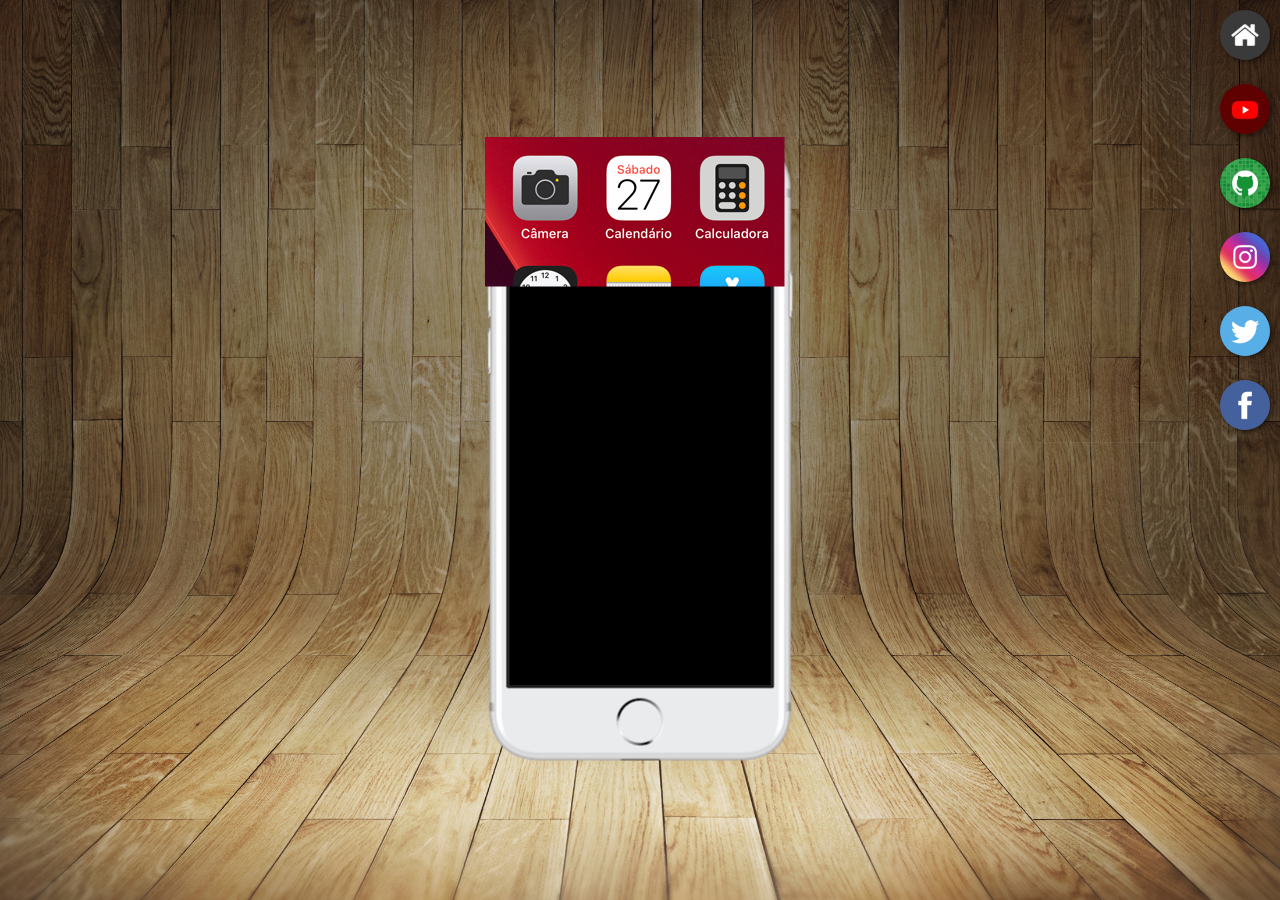
<file: index.html>
<!DOCTYPE html>
<html lang="pt-br">
<head>
    <meta charset="UTF-8">
    <meta name="viewport" content="width=device-width, initial-scale=1.0">
    <link rel="stylesheet" href="estilos/style.css">
    <title>Projeto Redes Sociais</title>
</head>
<body>
    <main>
        <section id="telefone">
            <iframe src="imagens/tela-home.jpg" frameborder="0" id="tela-home" name="tela">
                <p>Infelizmente seu navegador não suporta carregar isso.</p>
            </iframe>
        </section>
        <section id="redes-sociais">
            <a href="imagens/tela-home.jpg" target="tela"><img src="imagens/logo-home.jpg" alt="Logo Home"></a> <br>
            <a href="imagens/tela-youtube.png" target="tela"><img src="imagens/logo-youtube.jpg" alt="Logo Youtube"></a> <br>
            <a href="imagens/tela-github.jpg" target="tela"><img src="imagens/logo-github.jpg" alt="Logo GitHub"></a> <br>
            <a href="imagens/tela-instagram.jpg" target="tela"><img src="imagens/logo-instagram.jpg" alt="Logo Instragram"></a> <br>
            <a href="imagens/tela-twitter.jpg" target="tela"><img src="imagens/logo-twitter.jpg" alt="Logo Twitter"></a> <br>
            <a href="imagens/tela-facebook.jpg" target="tela"><img src="imagens/logo-facebook.jpg" alt="Logo Facebook"></a> <br>
        </section>
    </main>
</body>
</html>
</file>
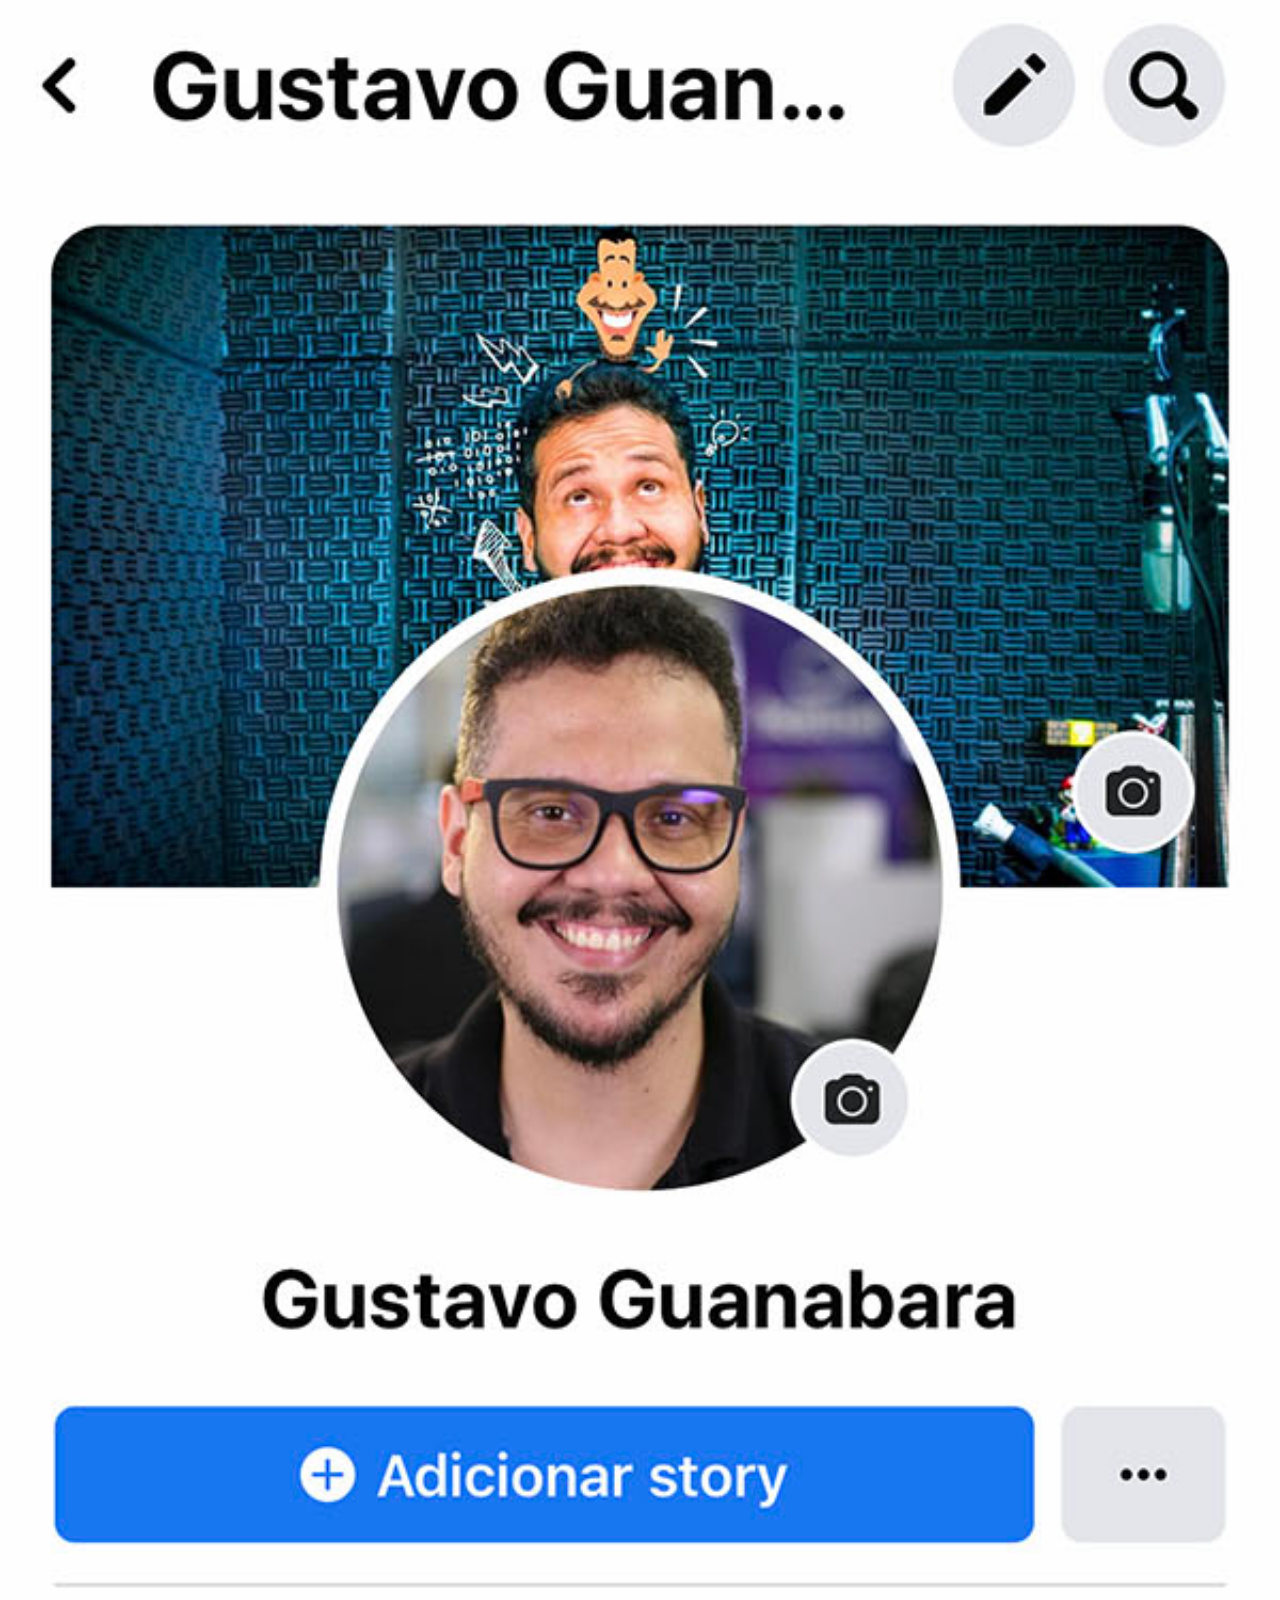
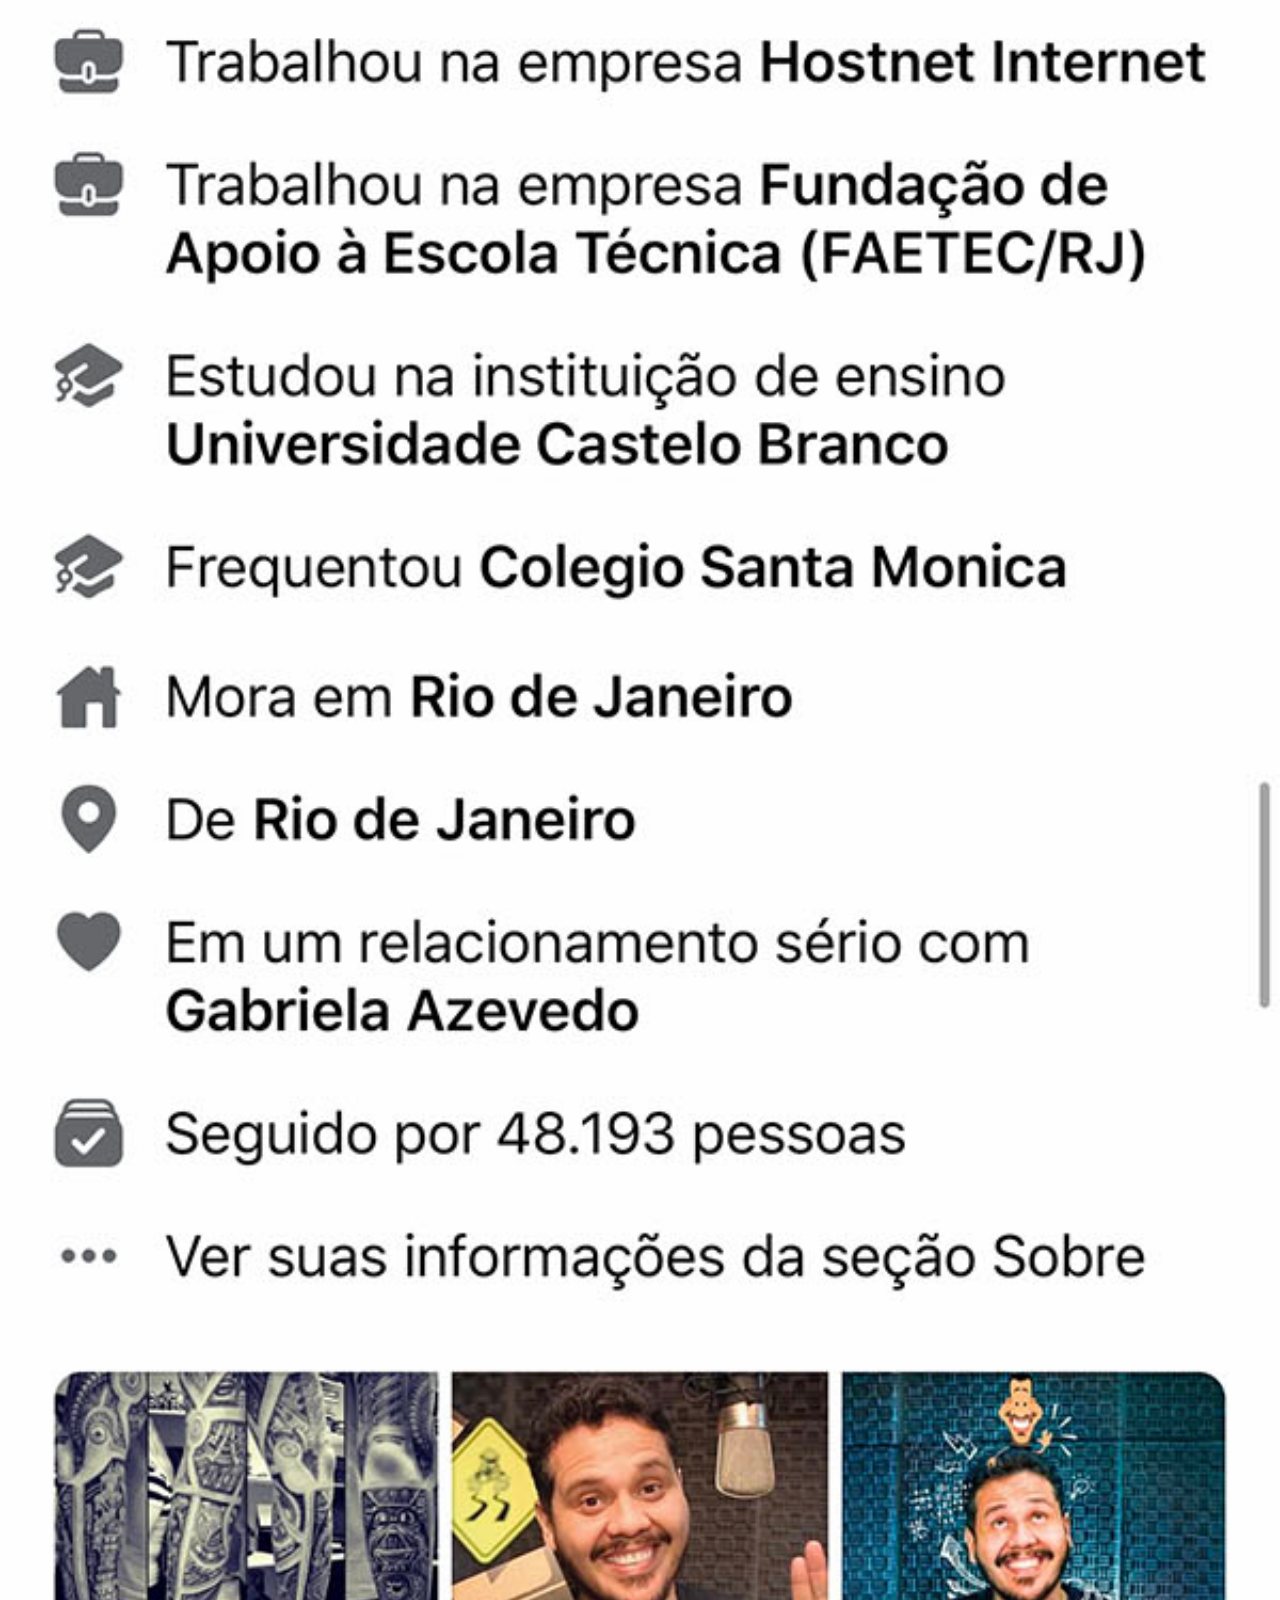
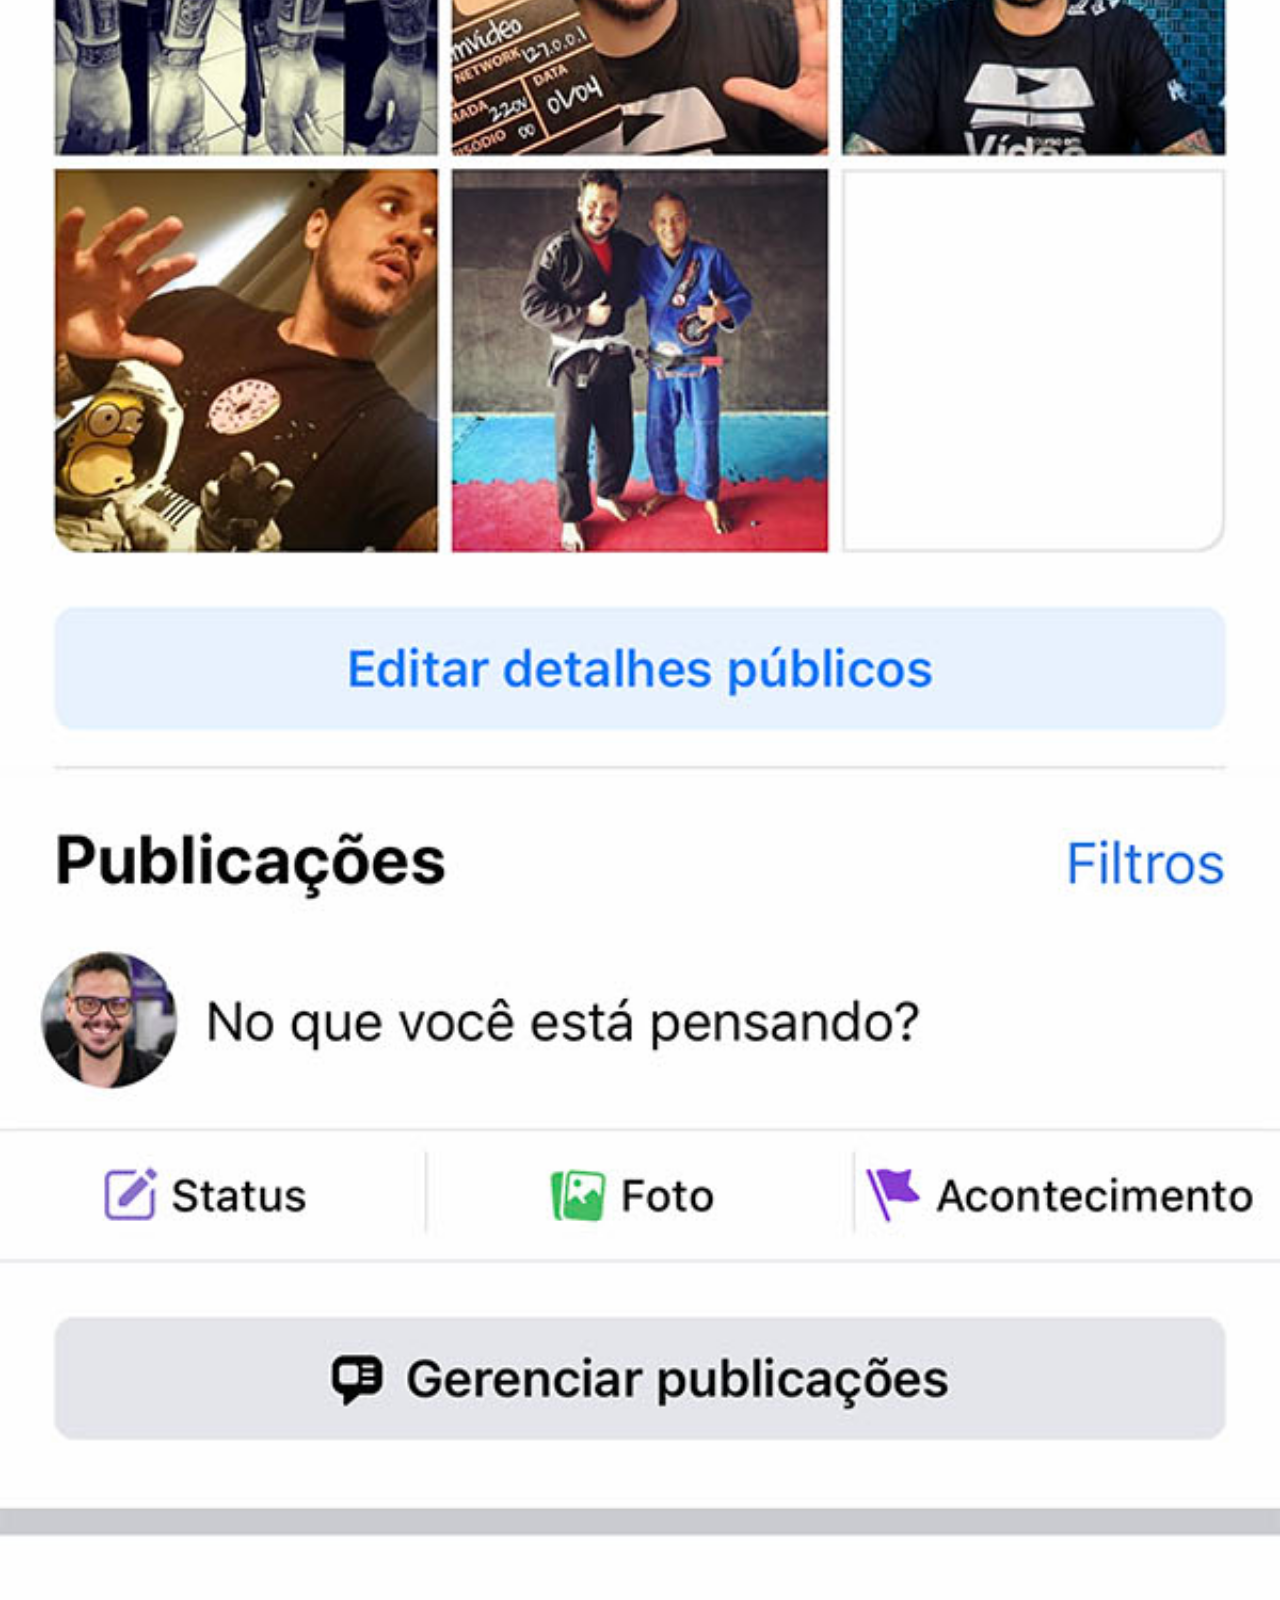
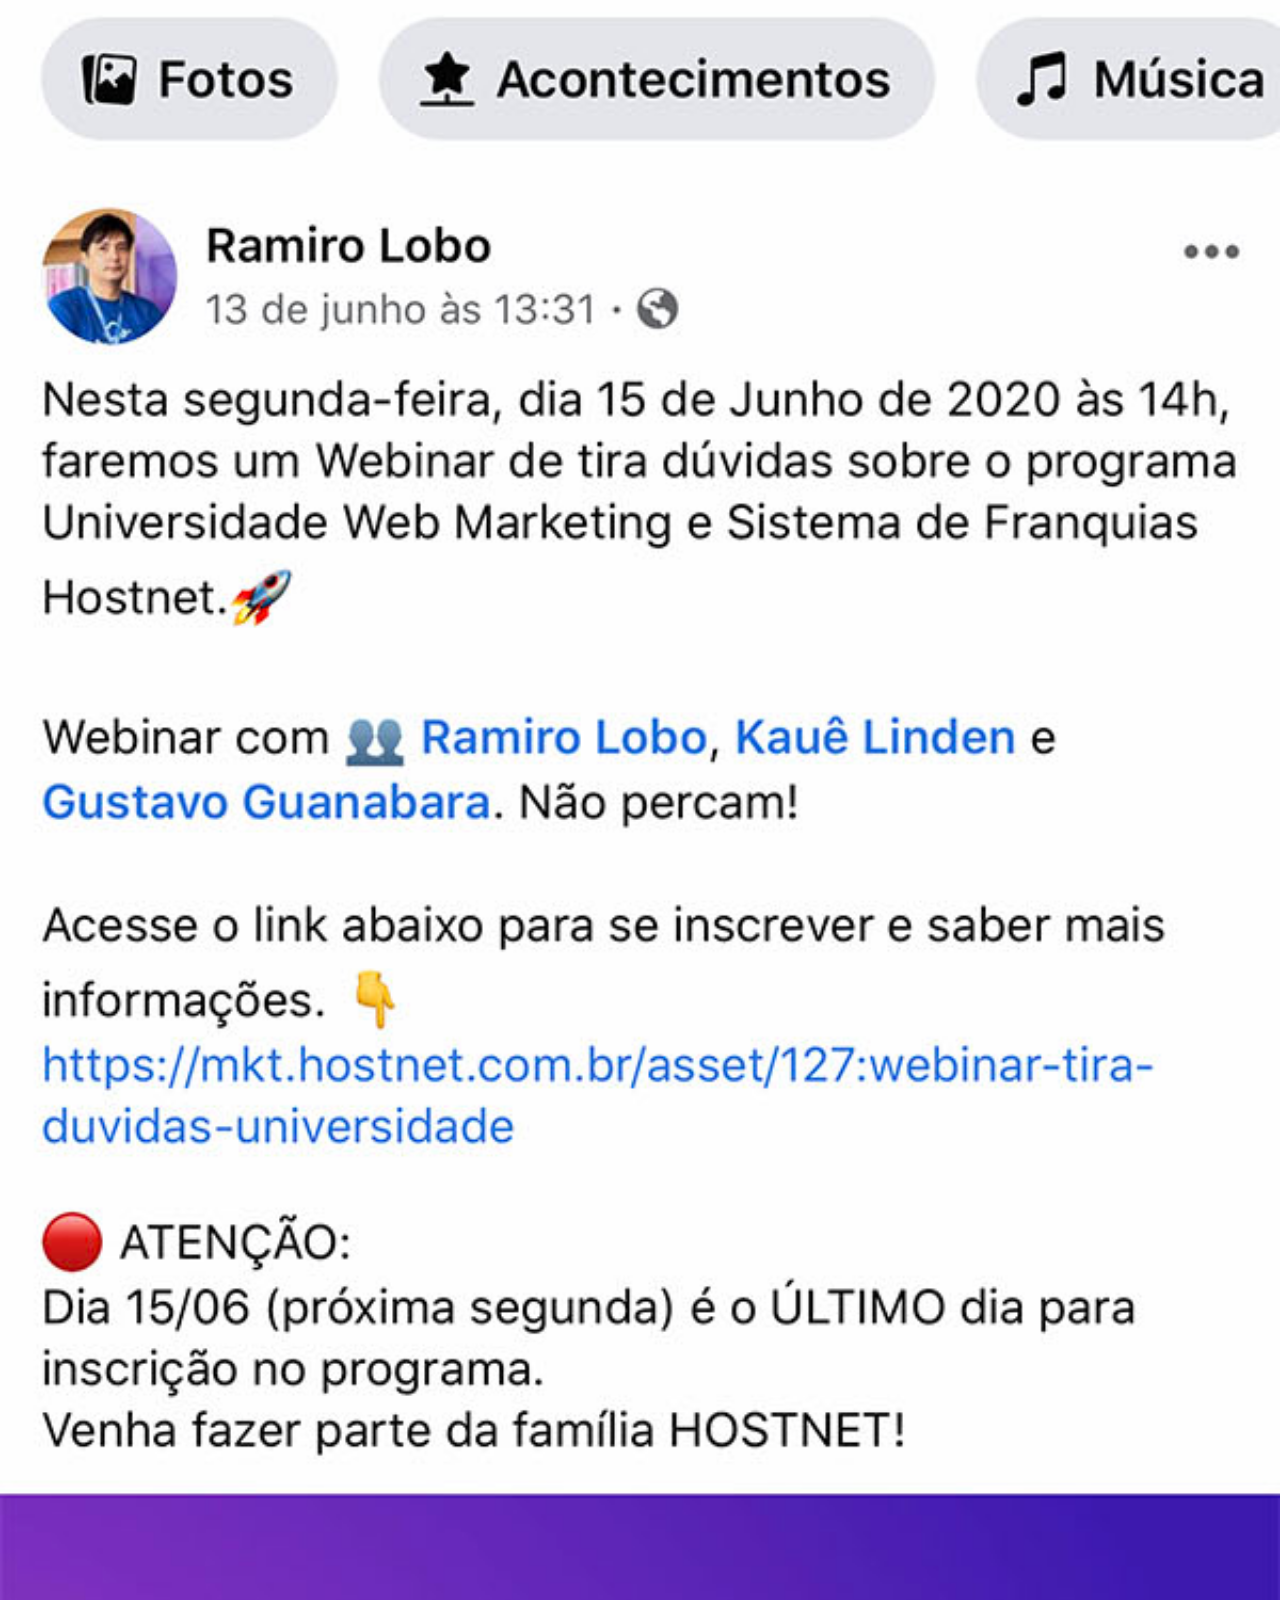
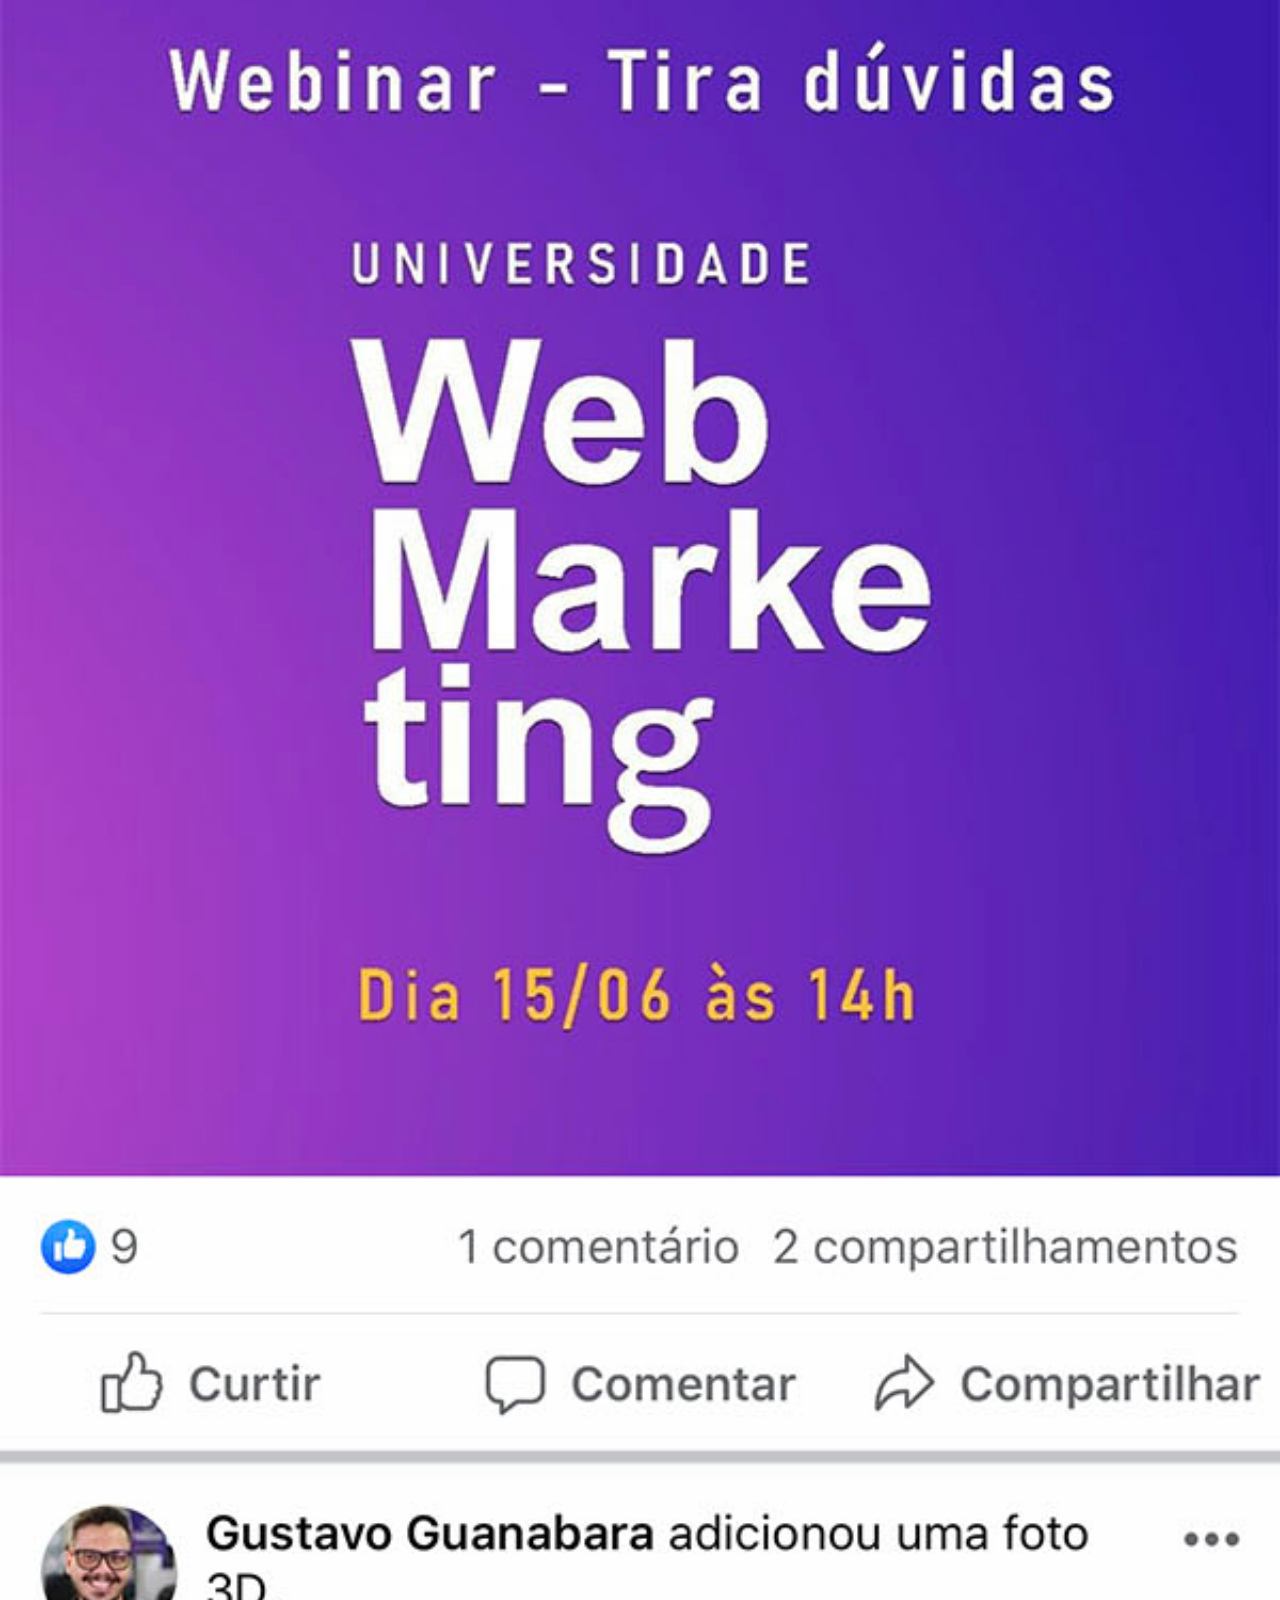
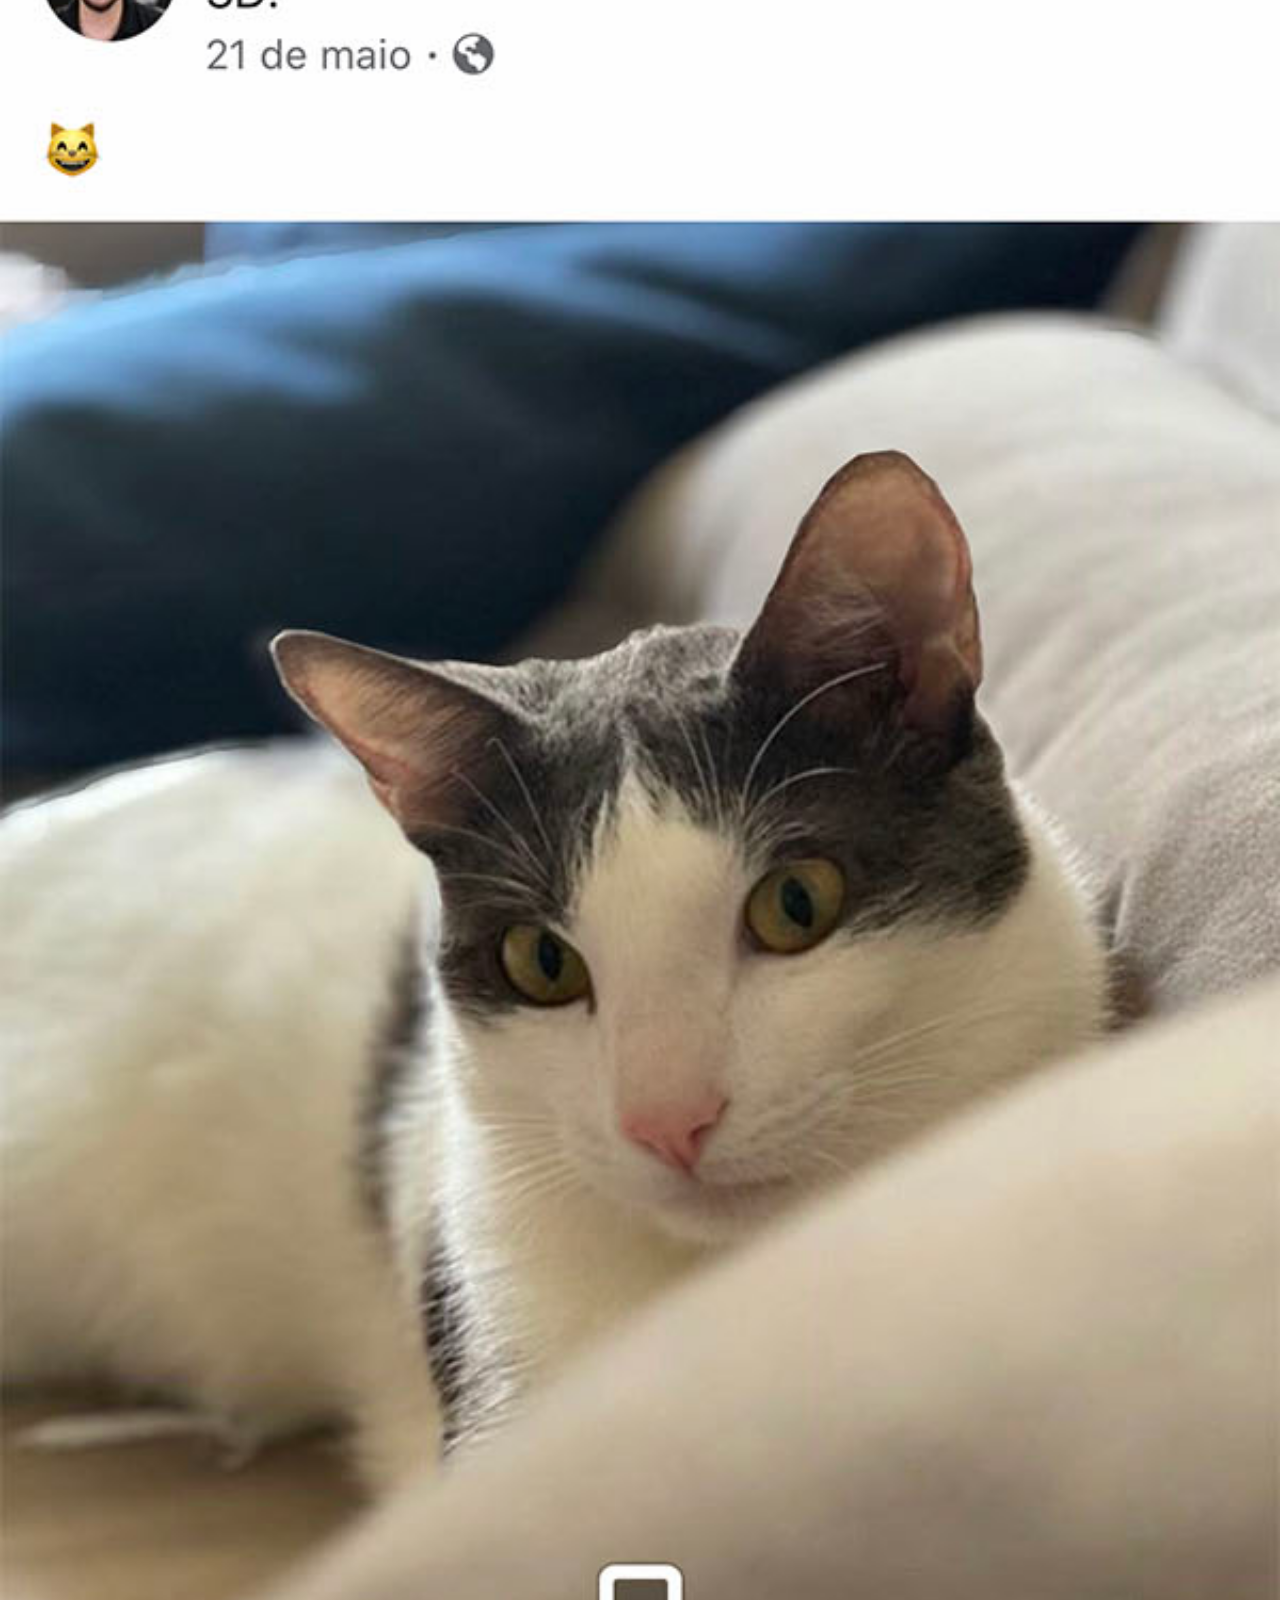
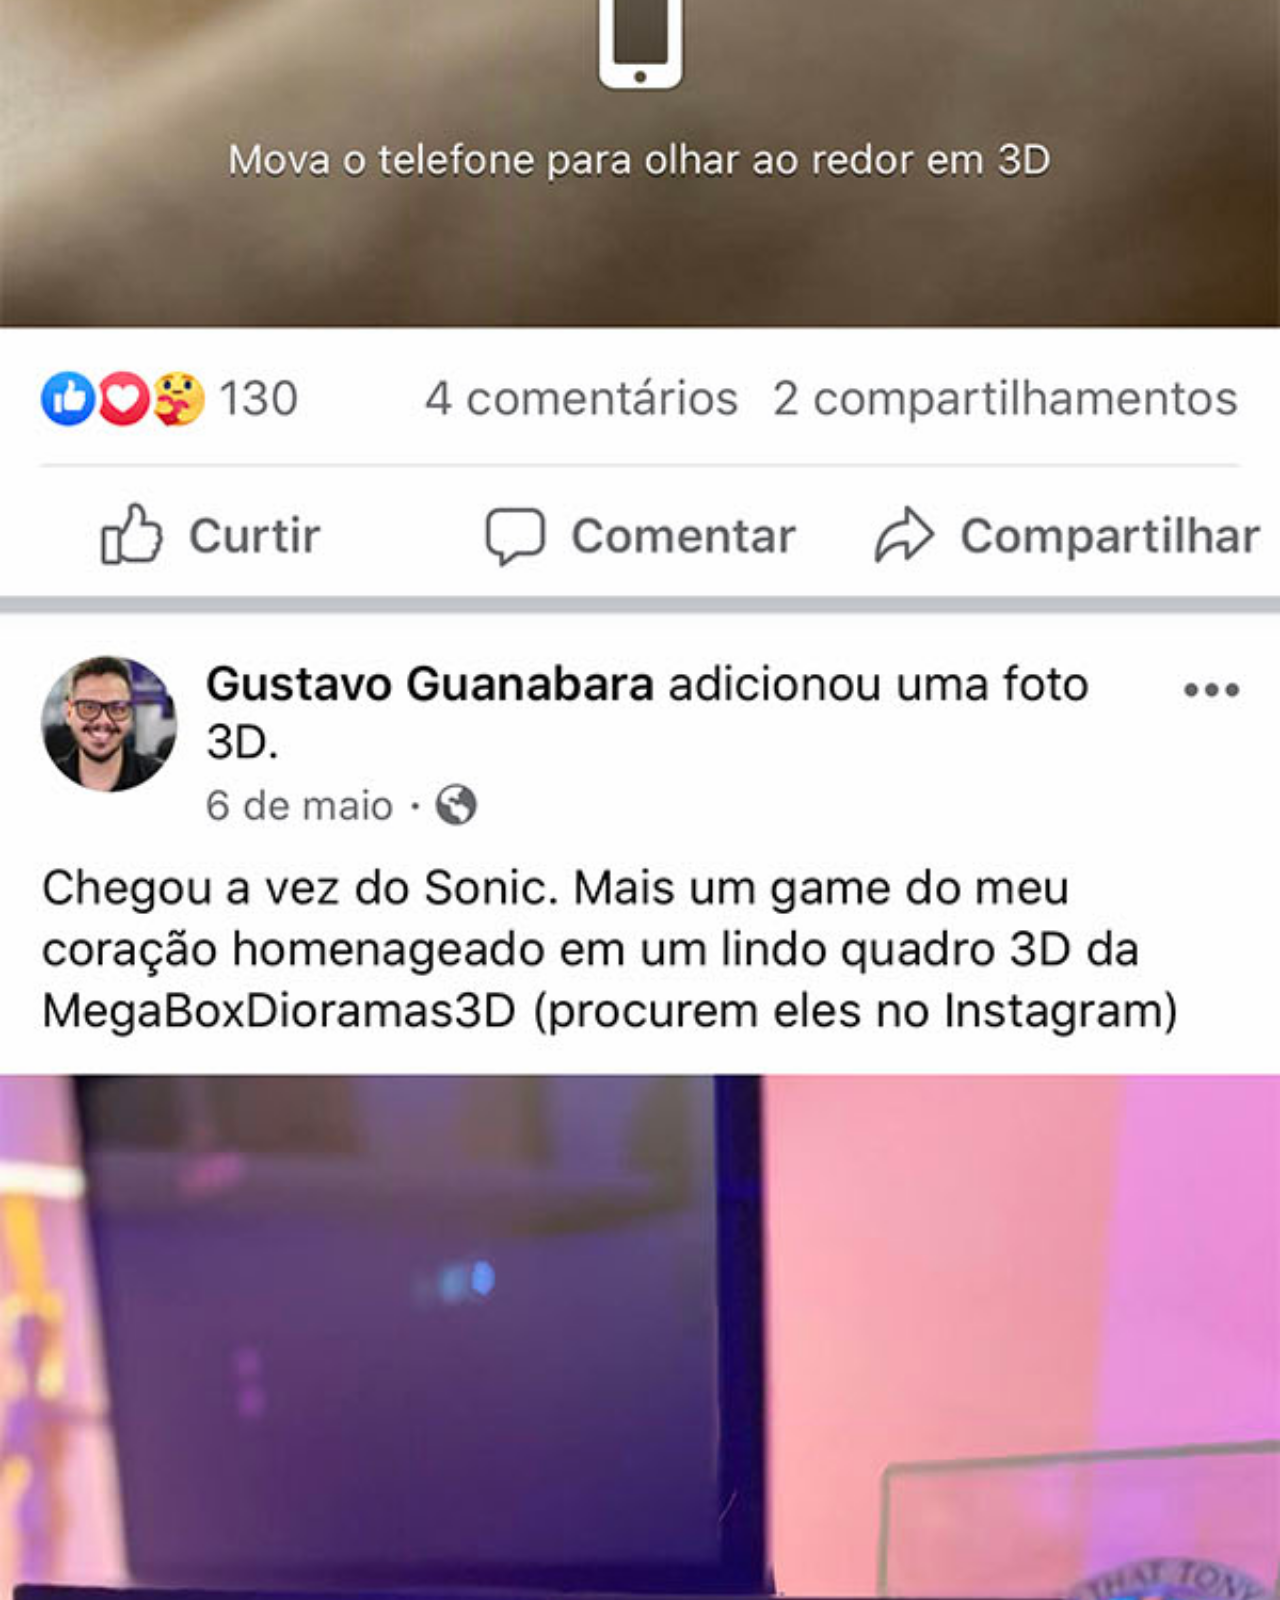
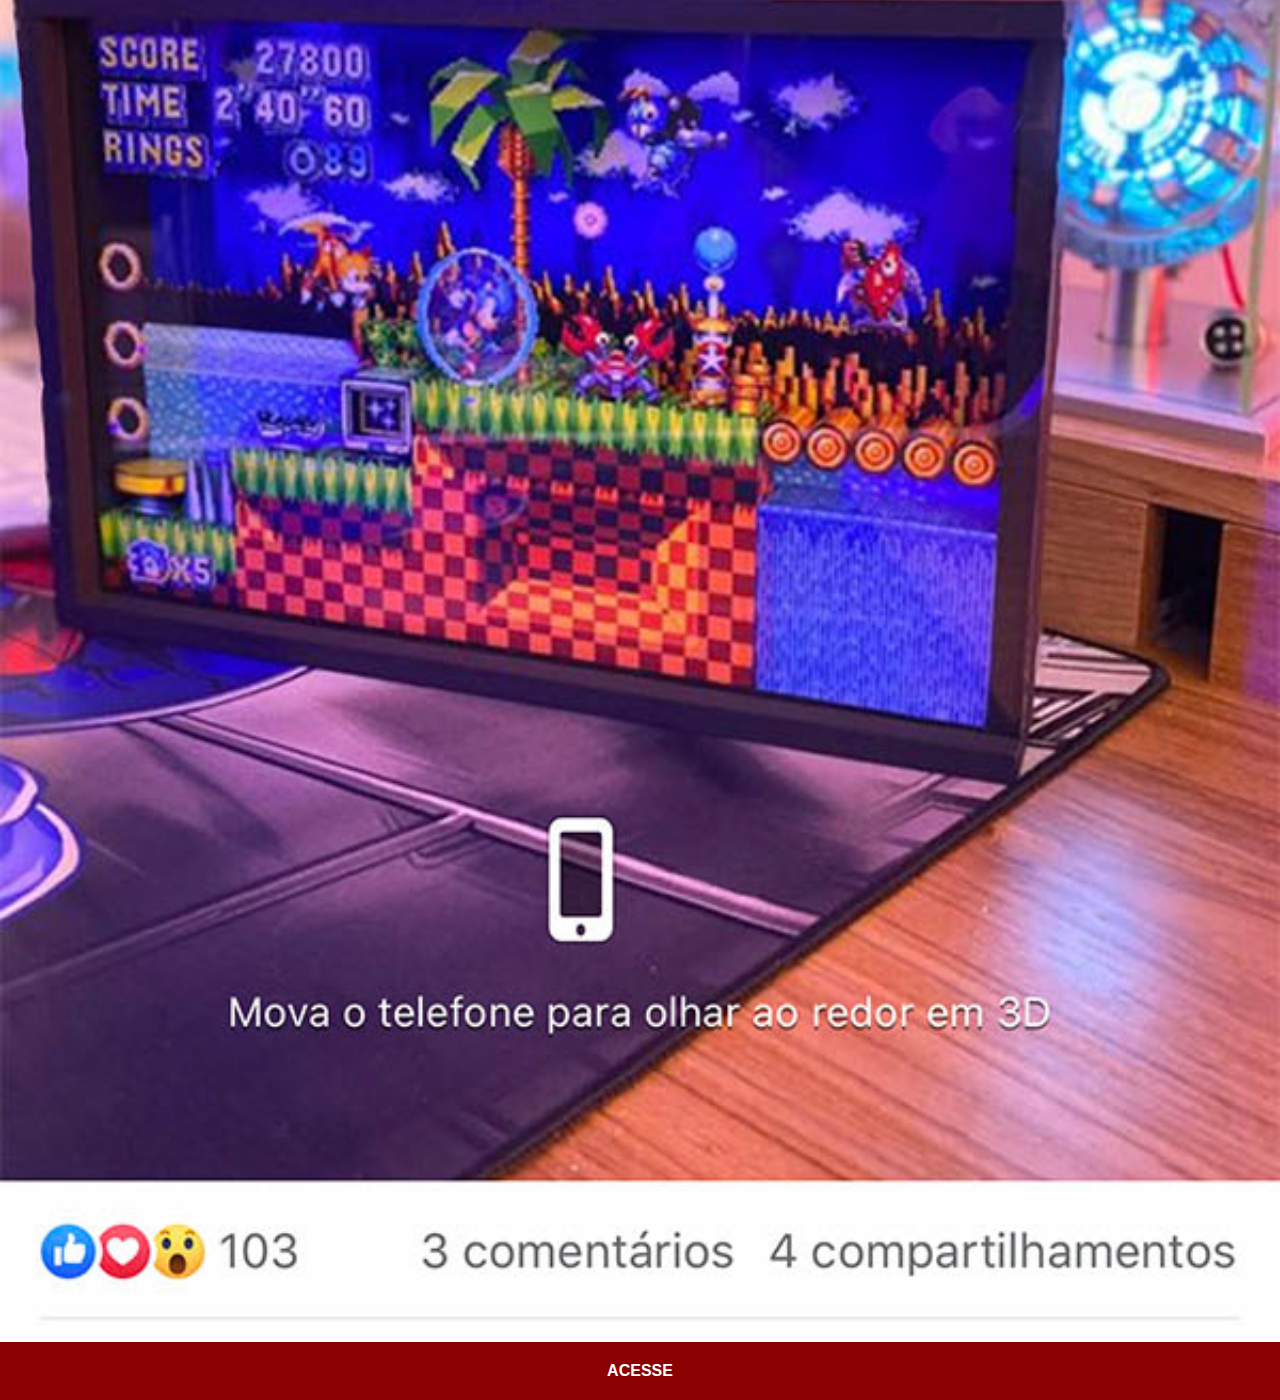
<file: facebook.html>
<!DOCTYPE html>
<html lang="pt-br">
<head>
    <meta charset="UTF-8">
    <meta name="viewport" content="width=device-width, initial-scale=1.0">
    <title>Facebook</title>
    <link rel="stylesheet" href="estilos/social.css">
</head>
<body>
    <img src="imagens/tela-facebook.jpg" alt="Facebook">
    <a href="https://www.facebook.com/gustavoguanabara/" target="_blank" rel="external">ACESSE</a>
</body>
</html>
</file>
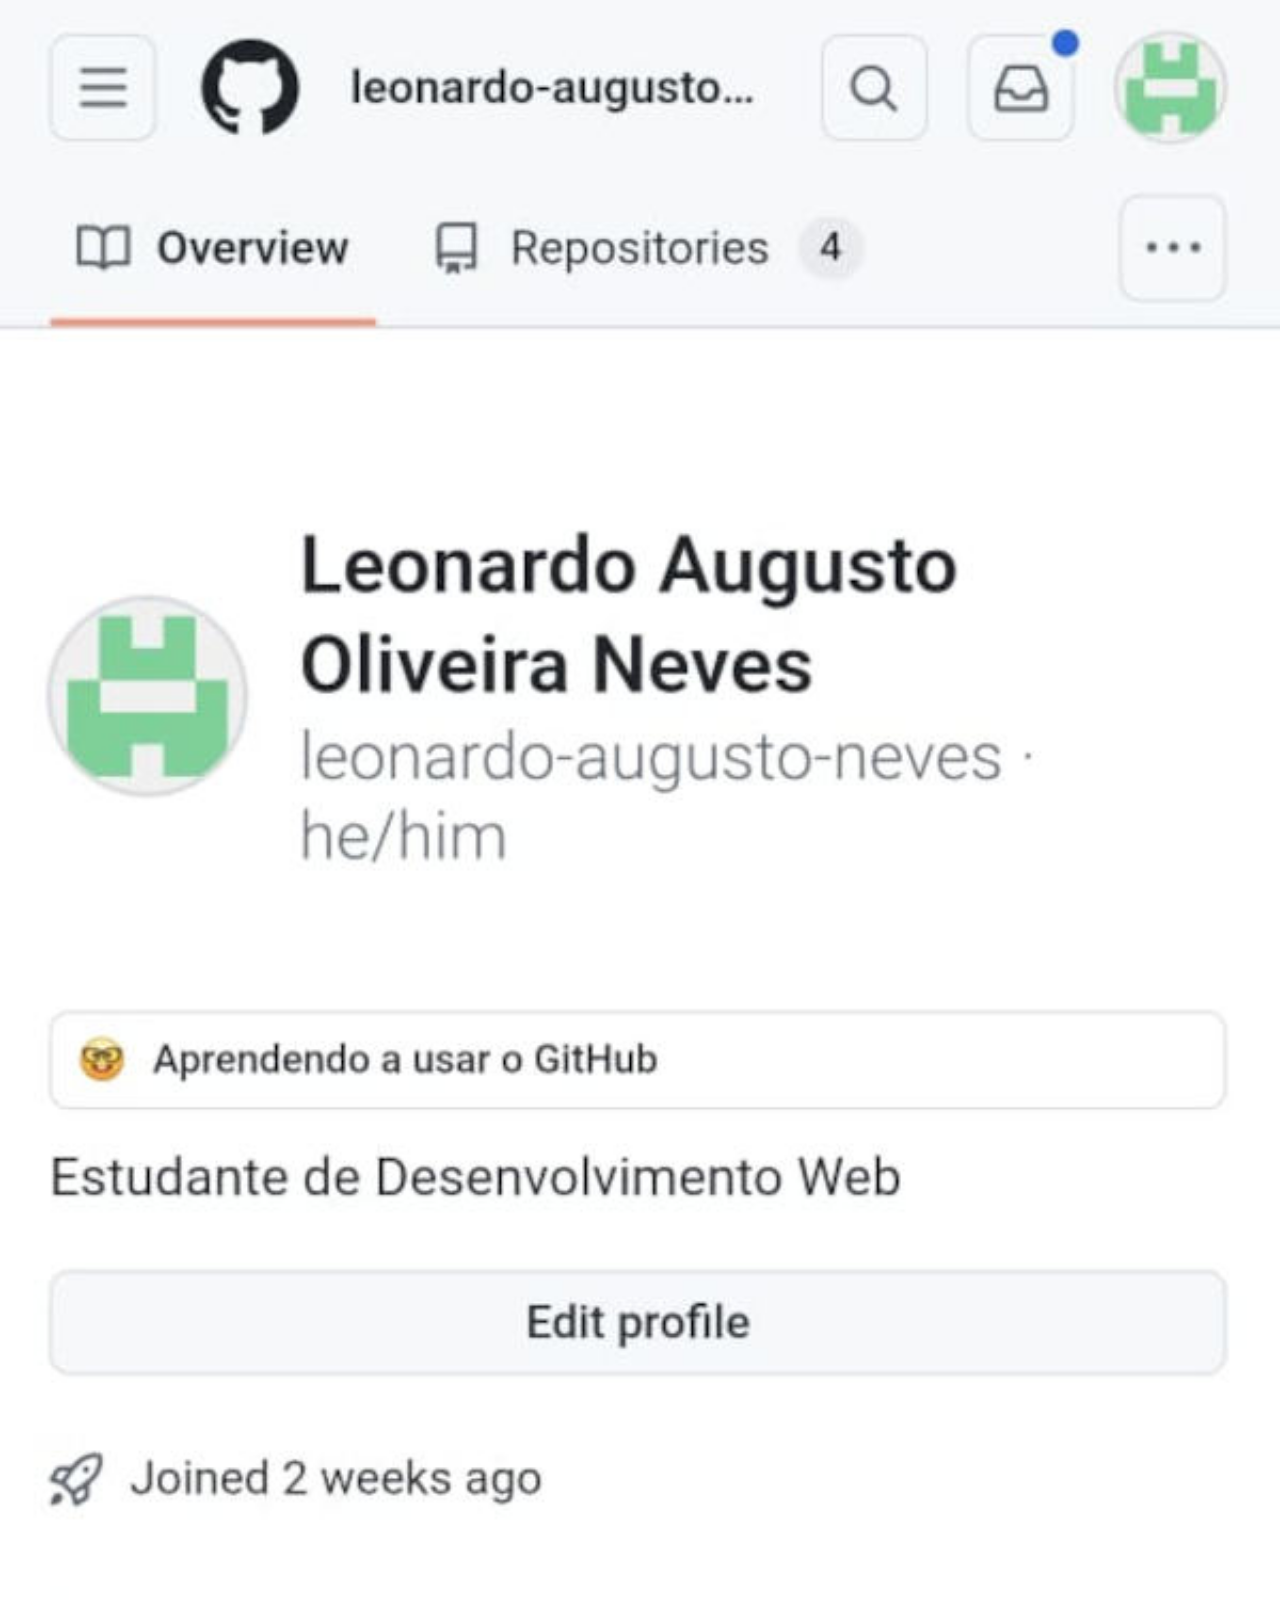
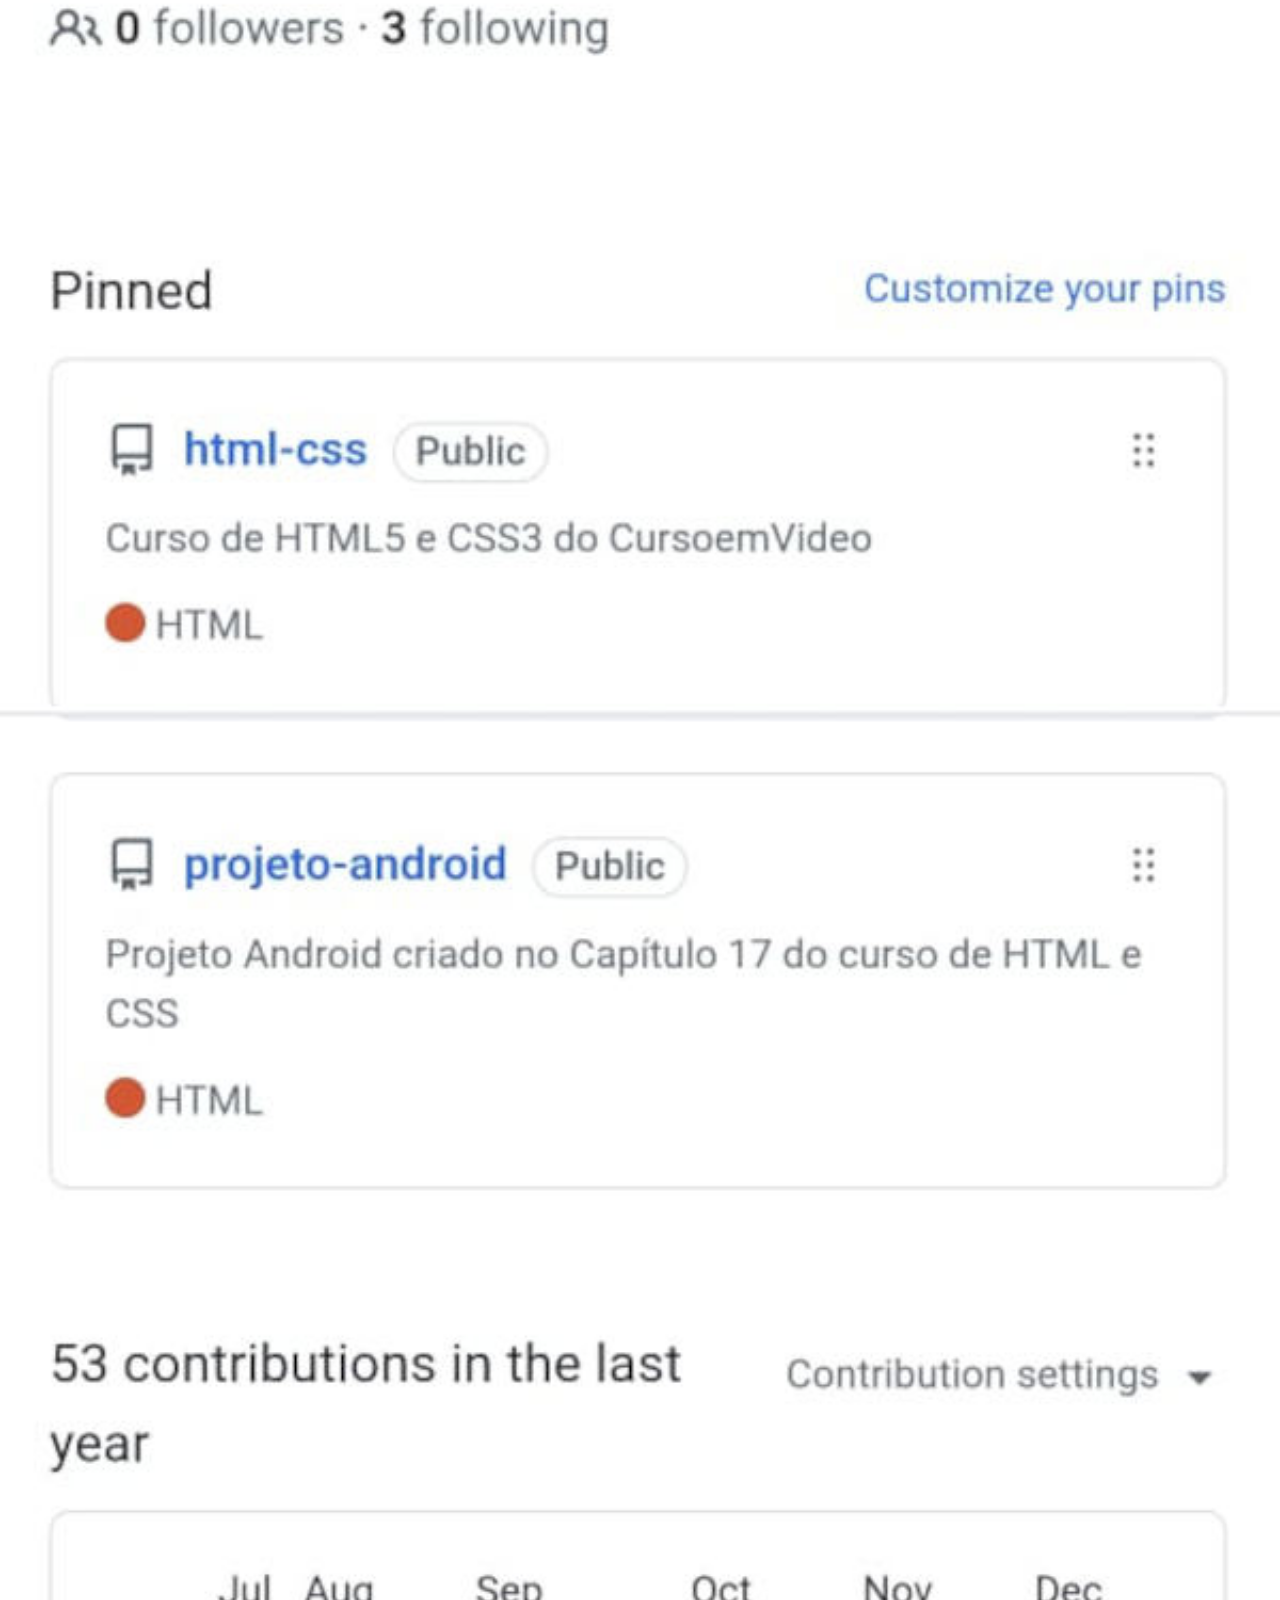
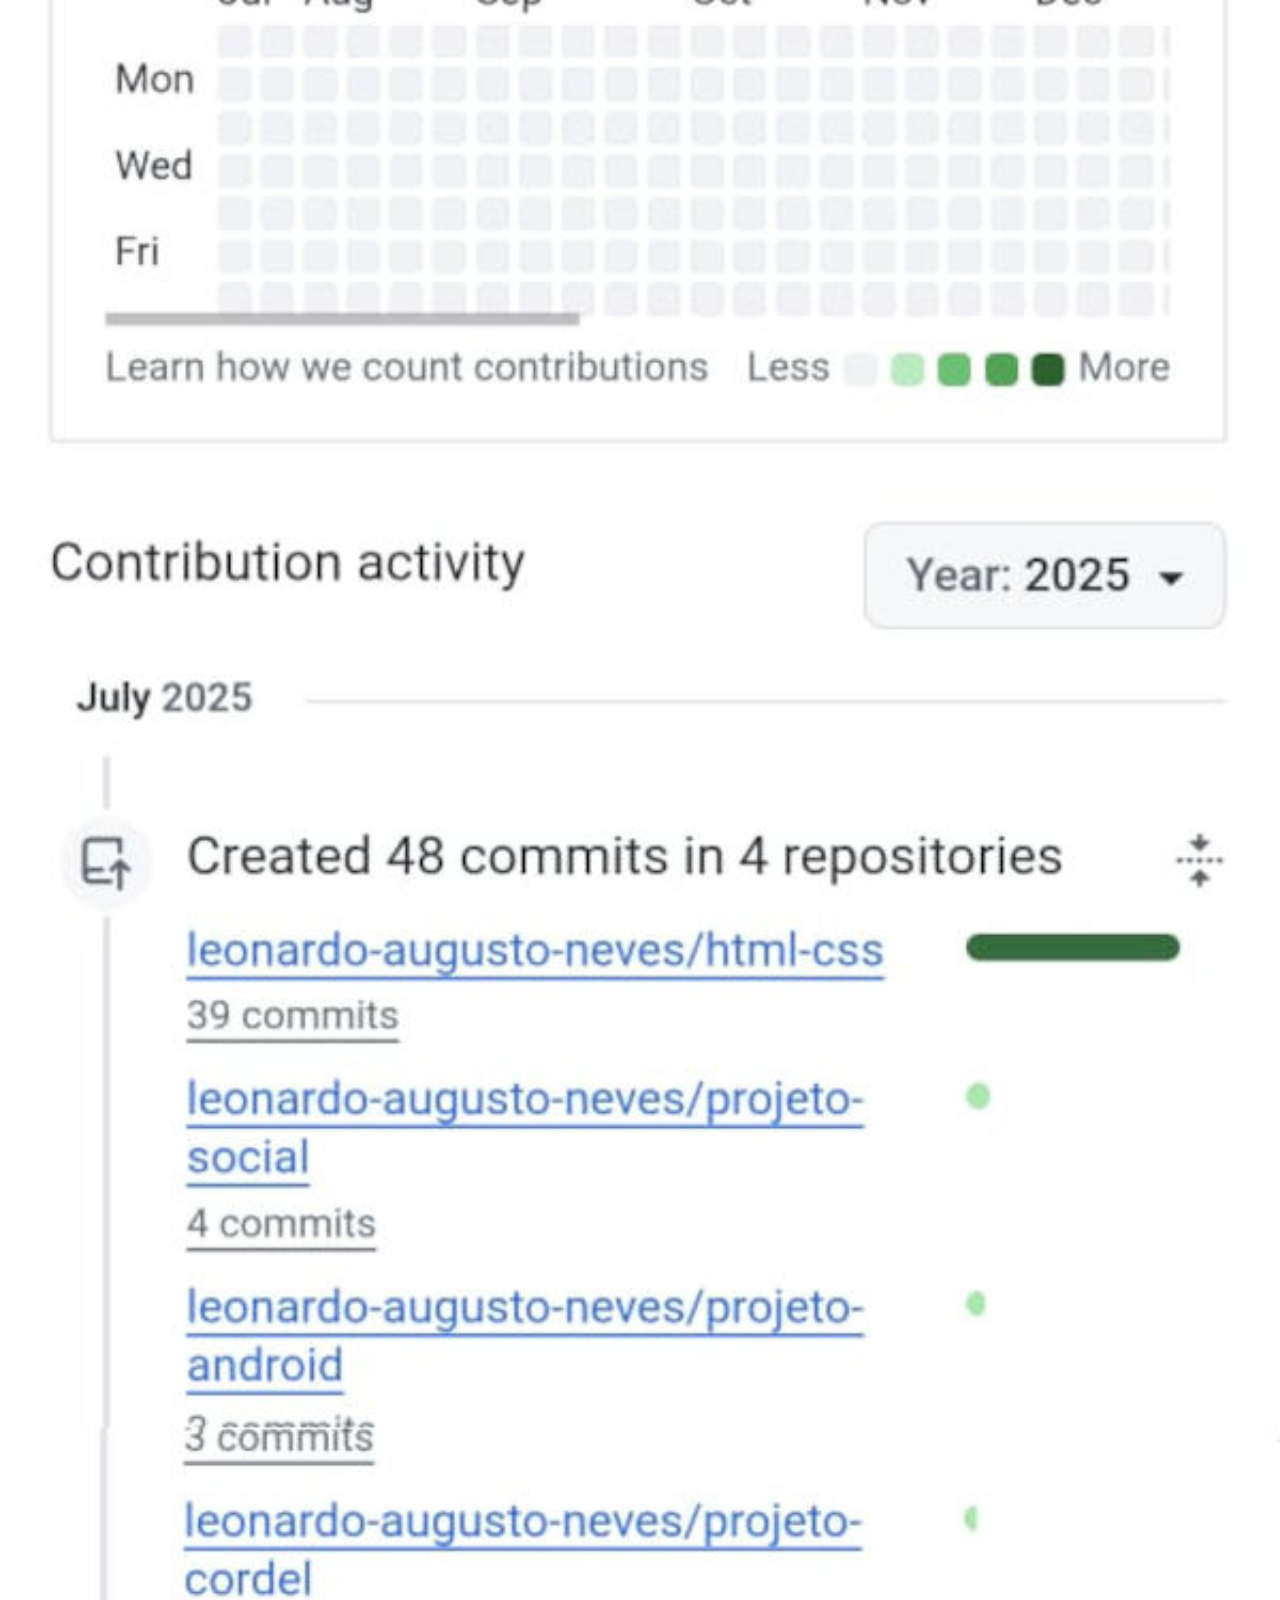
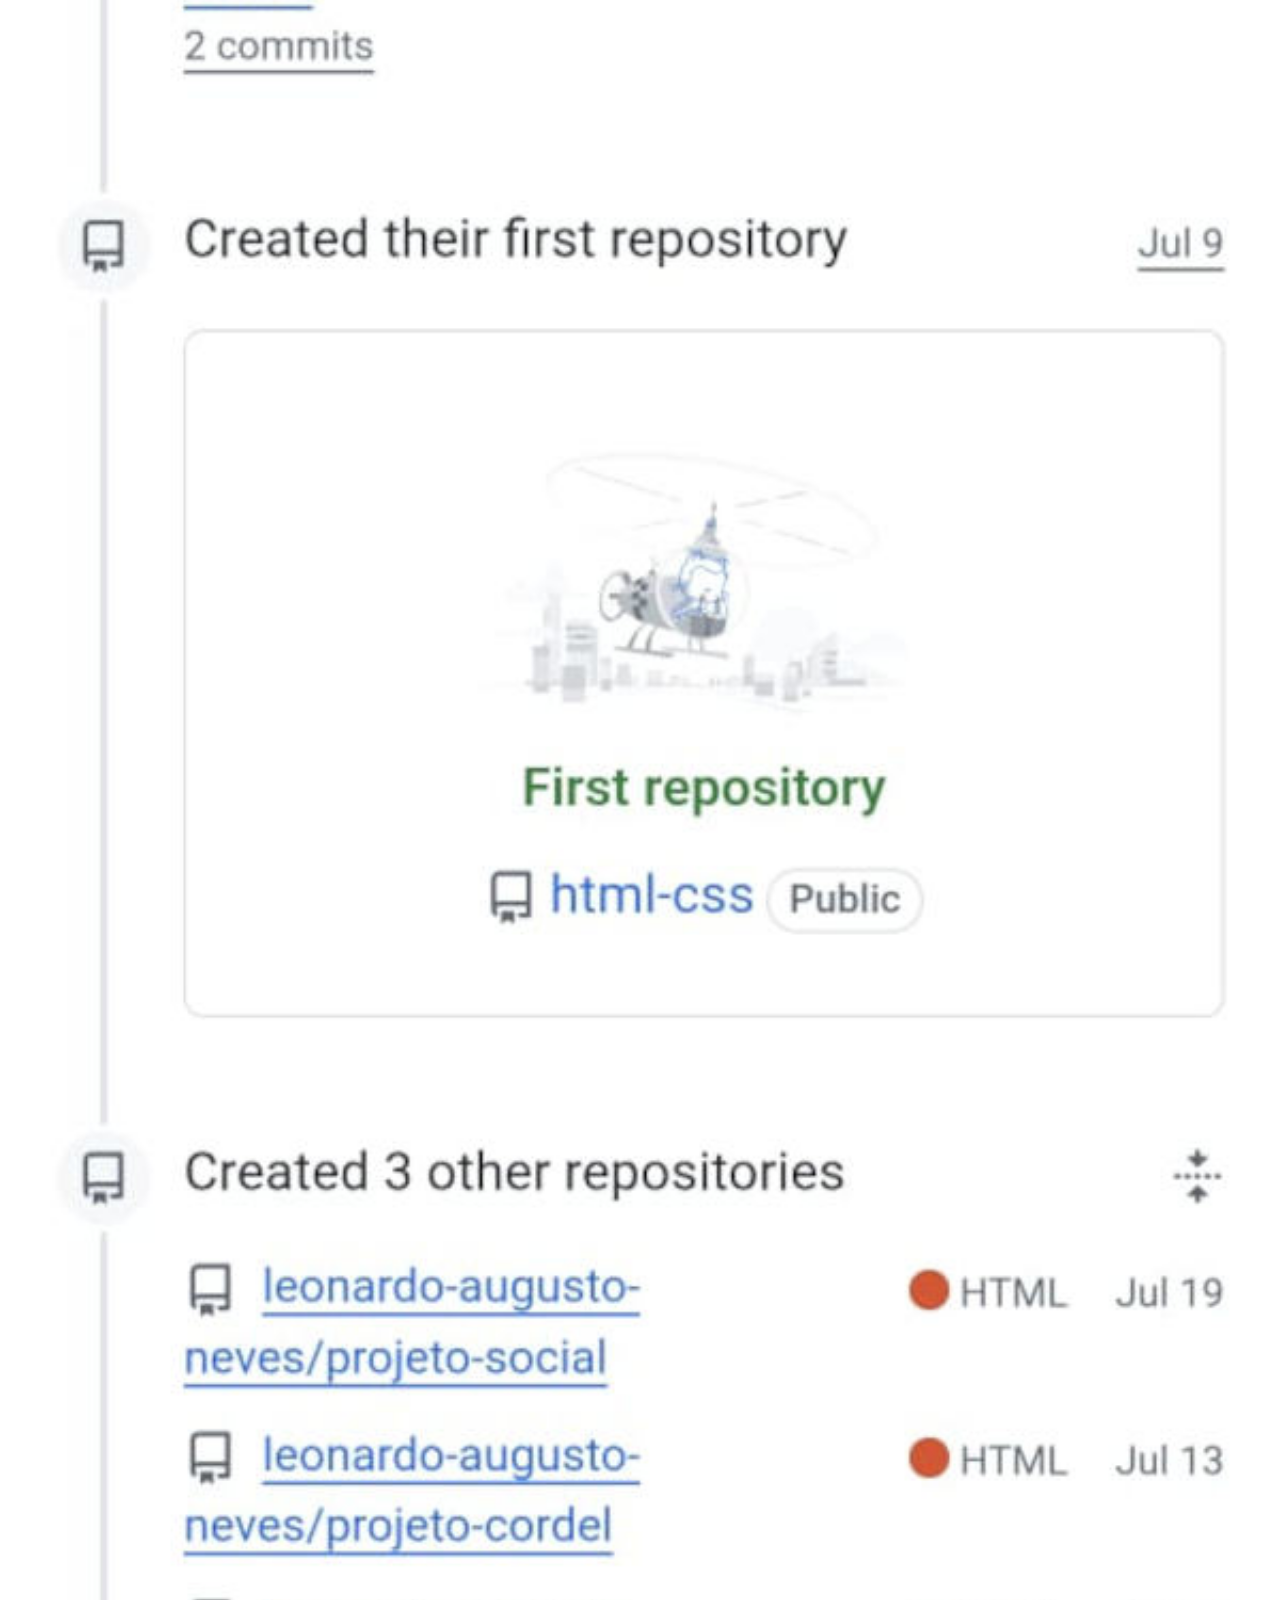
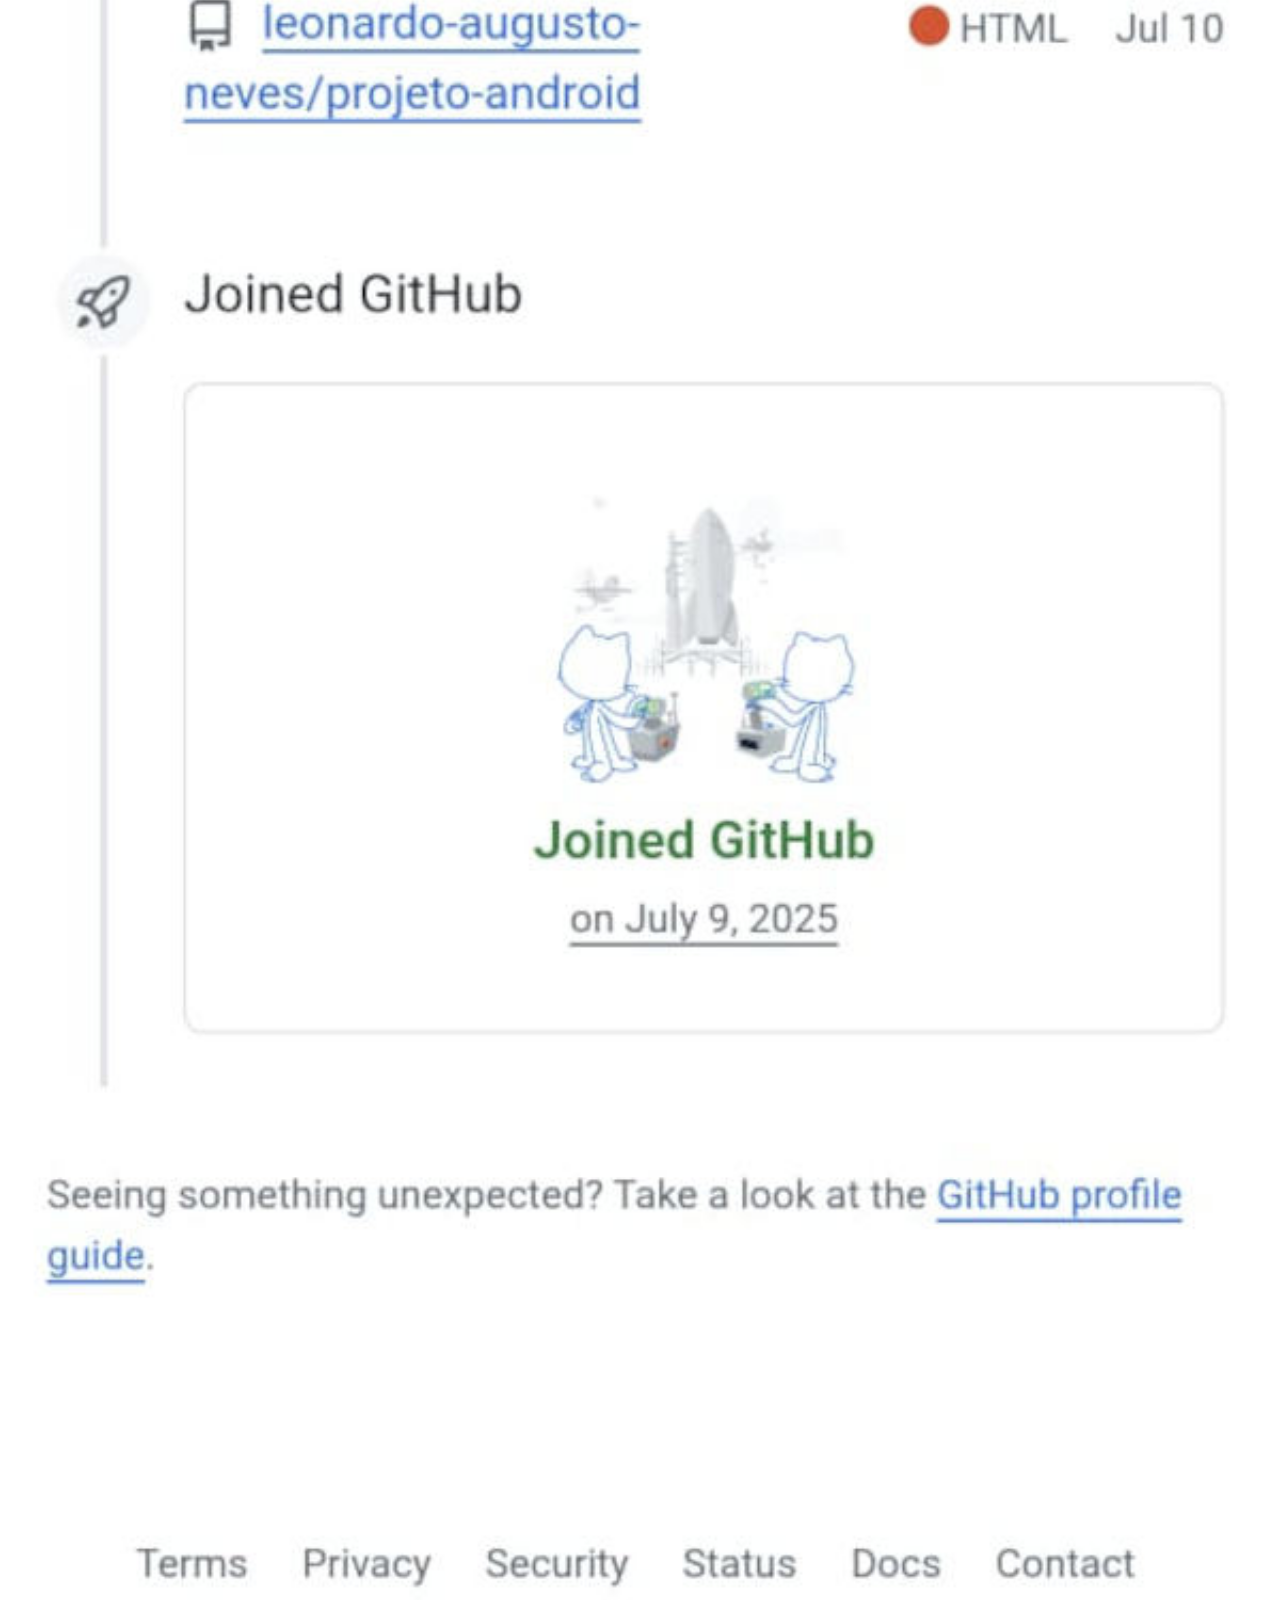
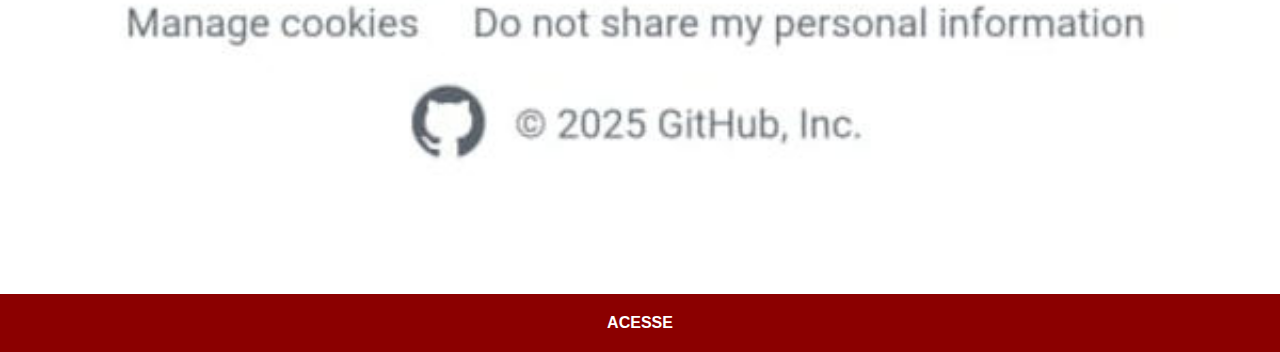
<file: github.html>
<!DOCTYPE html>
<html lang="pt-br">
<head>
    <meta charset="UTF-8">
    <meta name="viewport" content="width=device-width, initial-scale=1.0">
    <title>GitHub</title>
    <link rel="stylesheet" href="estilos/social.css">
</head>
<body>
    <img src="imagens/tela-github.jpg" alt="GitHub">
    <a href="https://github.com/gustavoguanabara" target="_blank" rel="external">ACESSE</a>
</body>
</html>
</file>
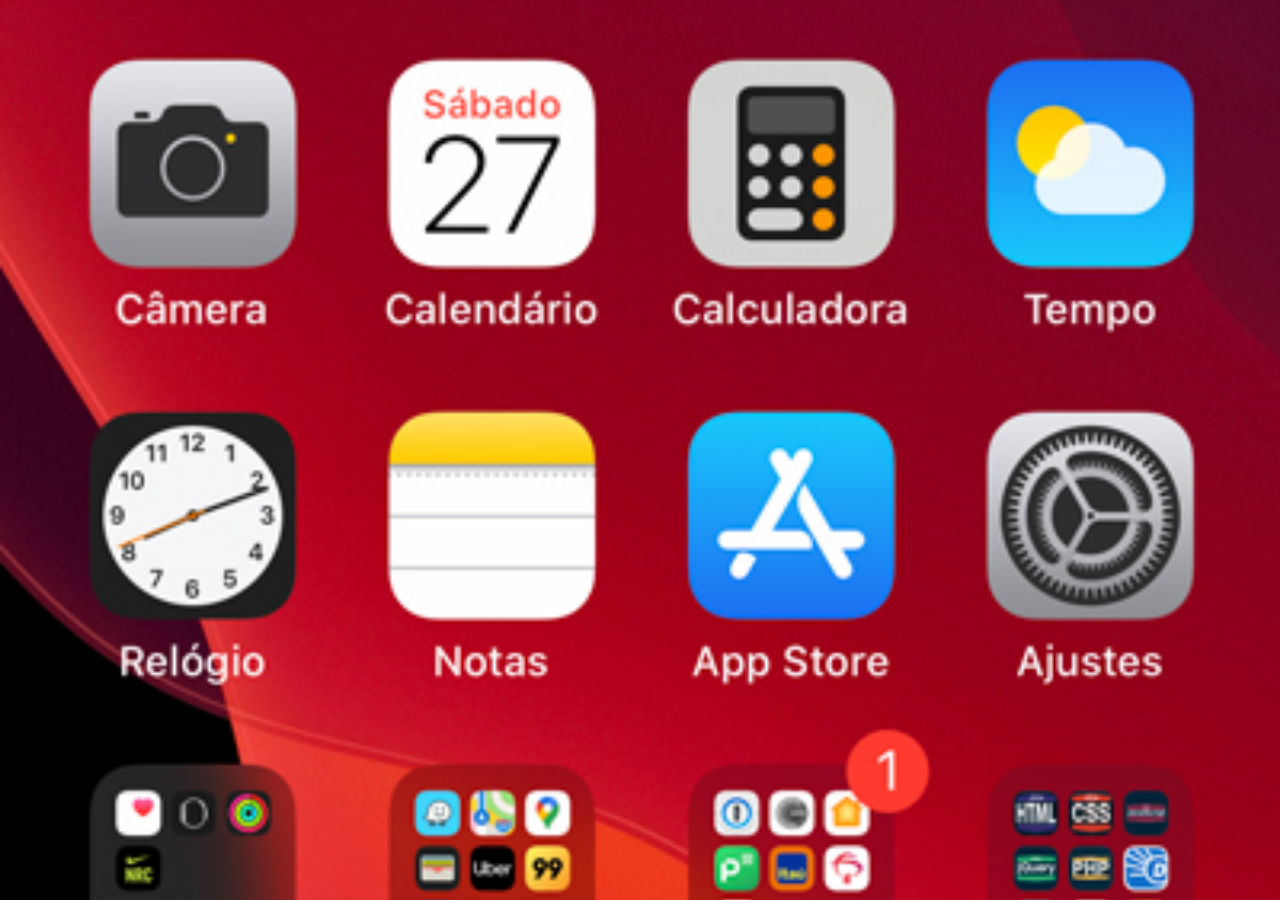
<file: home.html>
<!DOCTYPE html>
<html lang="pt-br">
<head>
    <meta charset="UTF-8">
    <meta name="viewport" content="width=device-width, initial-scale=1.0">
    <title>Home</title>
    <style>
    * {
        margin: 0px;
        padding: 0px;
    }

    body {
        width: 100vw;
        height: 100vh;
        background: black url('imagens/tela-home.jpg') no-repeat top center;
        background-size: cover;
    }
</style>
</head>
<body>
    
</body>
</html>
</file>
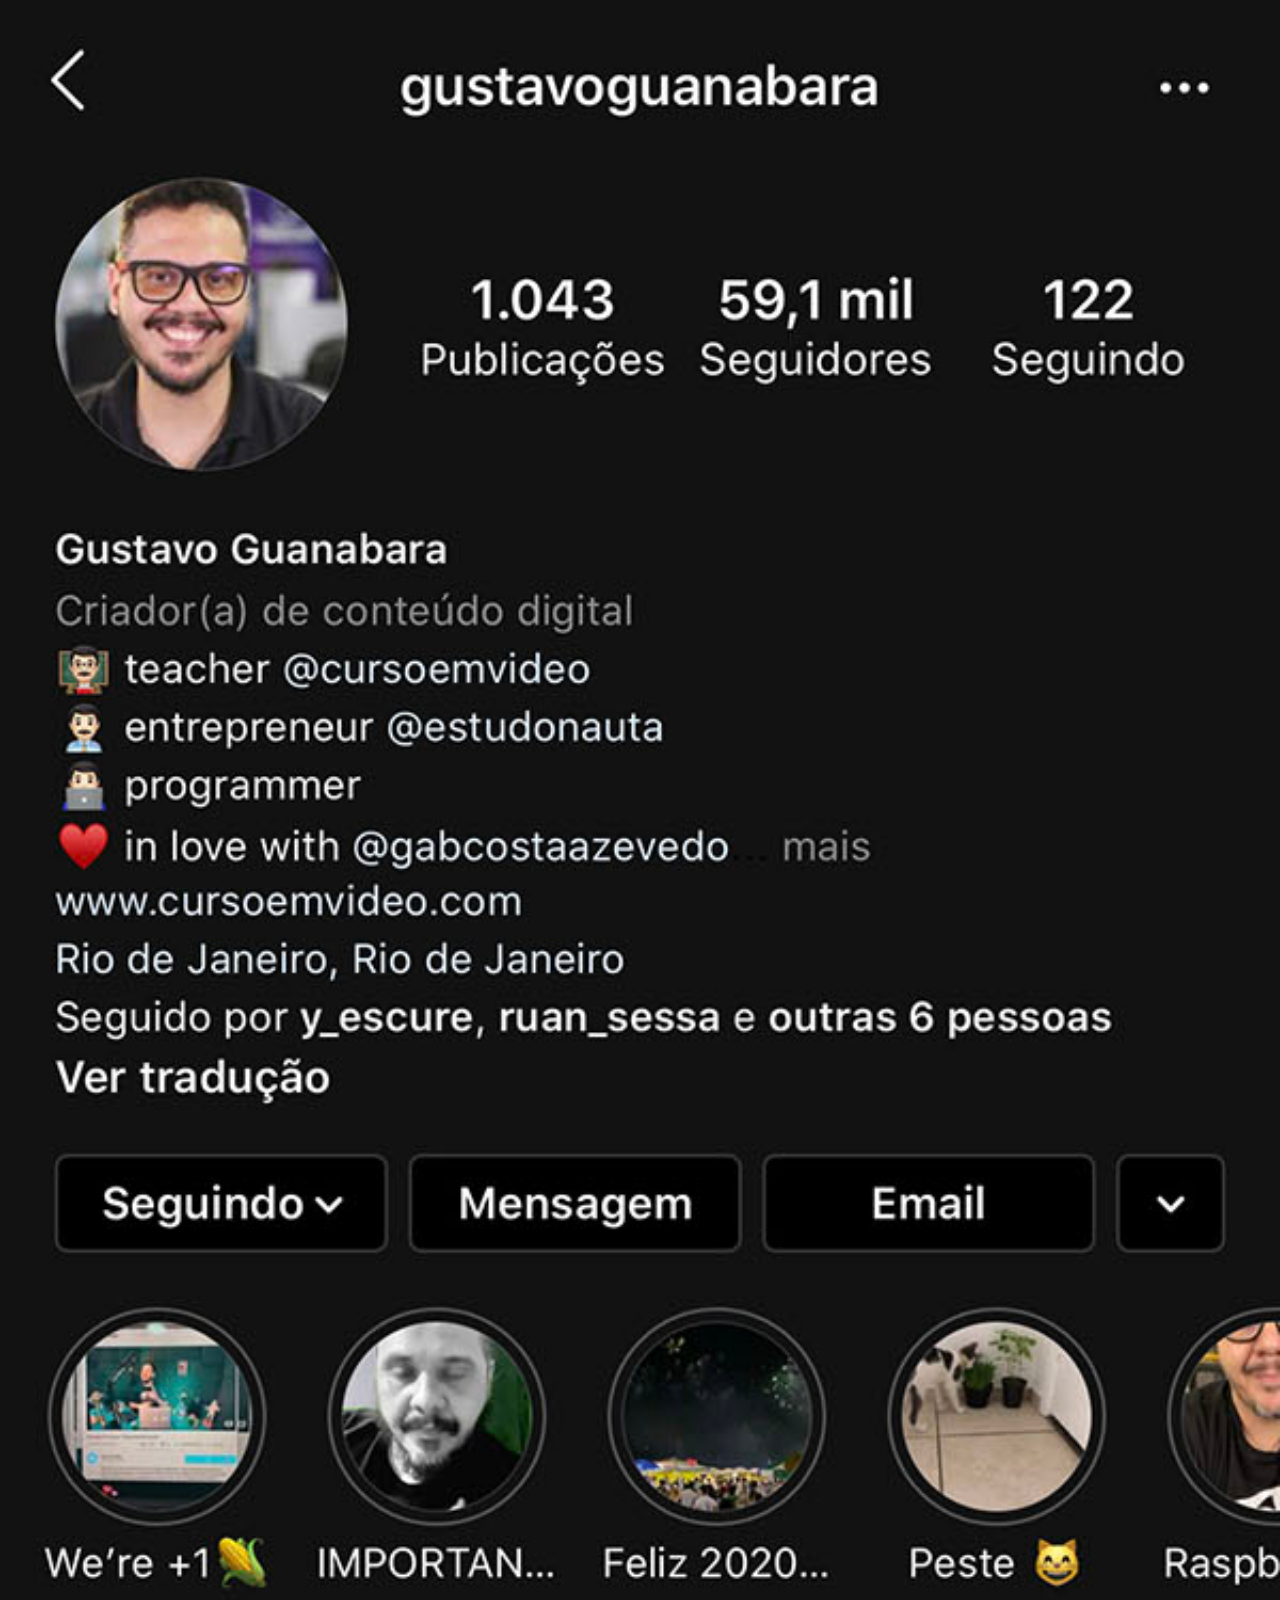
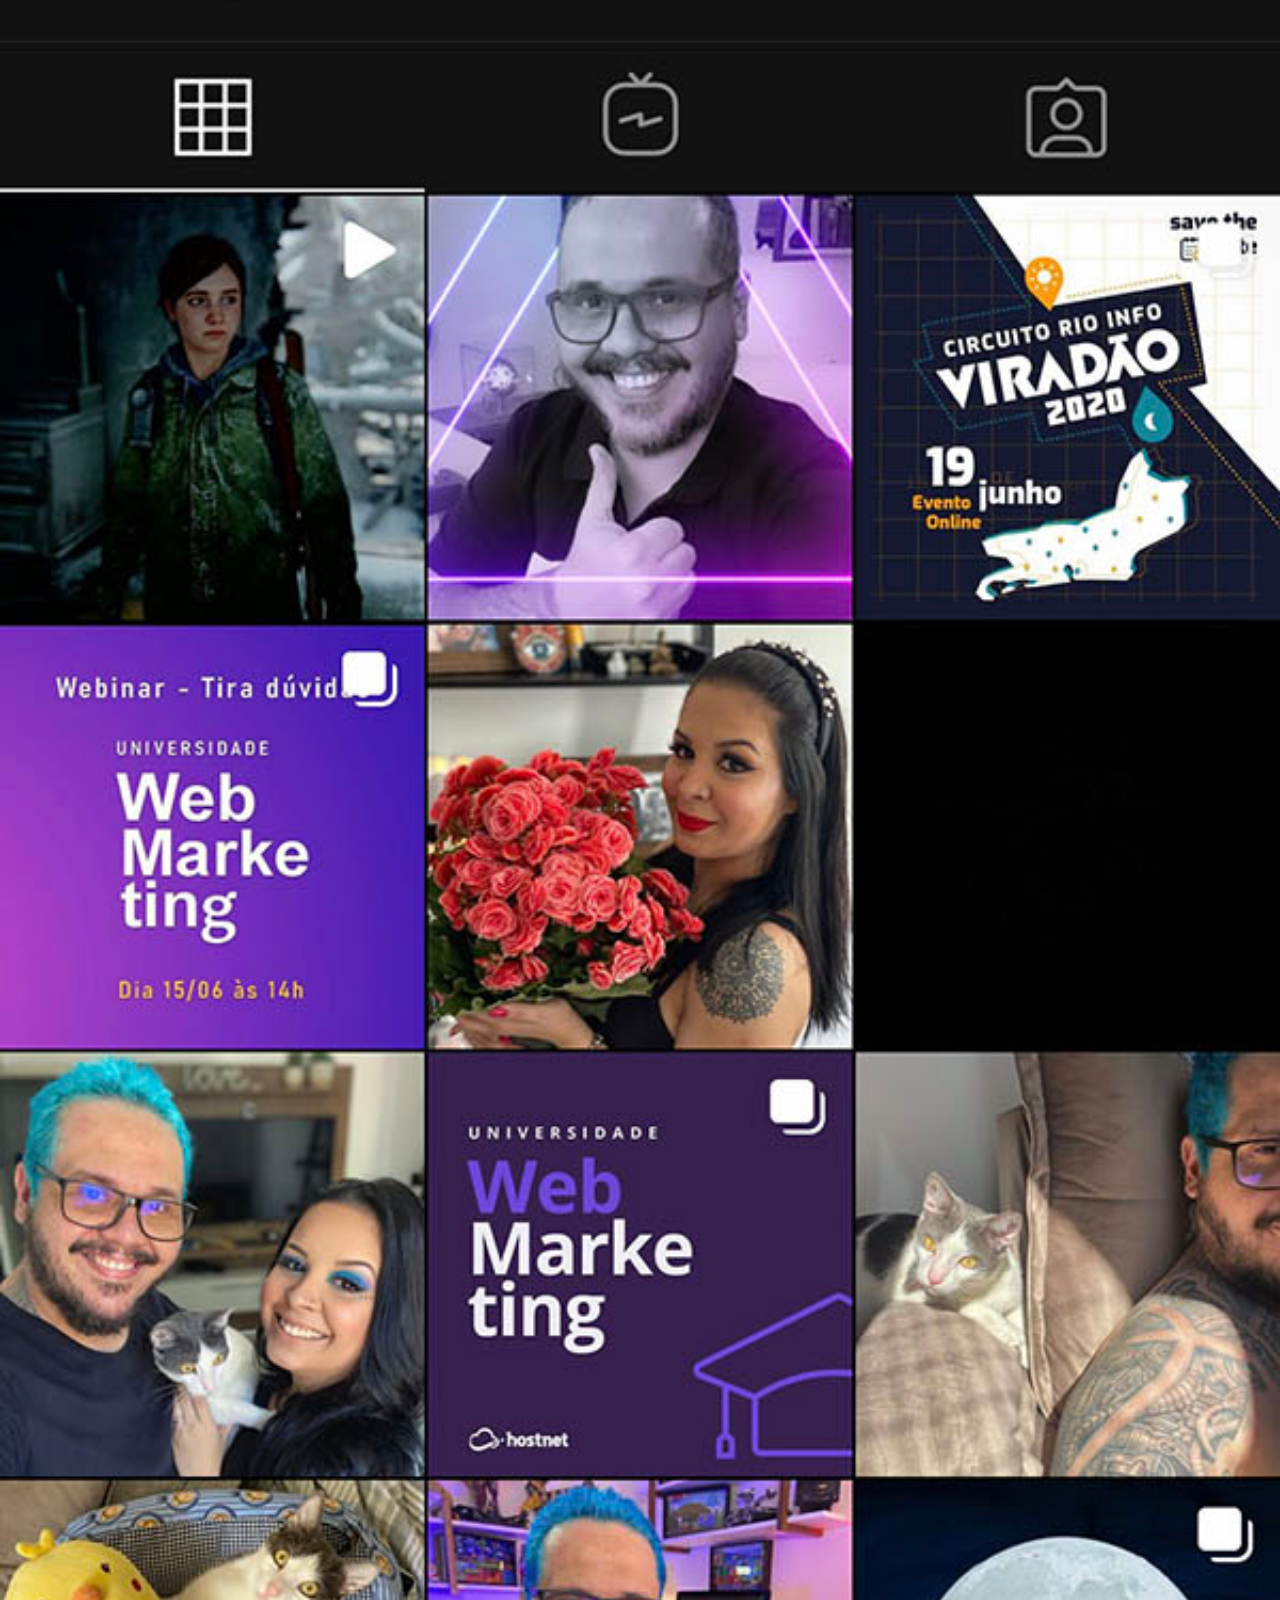
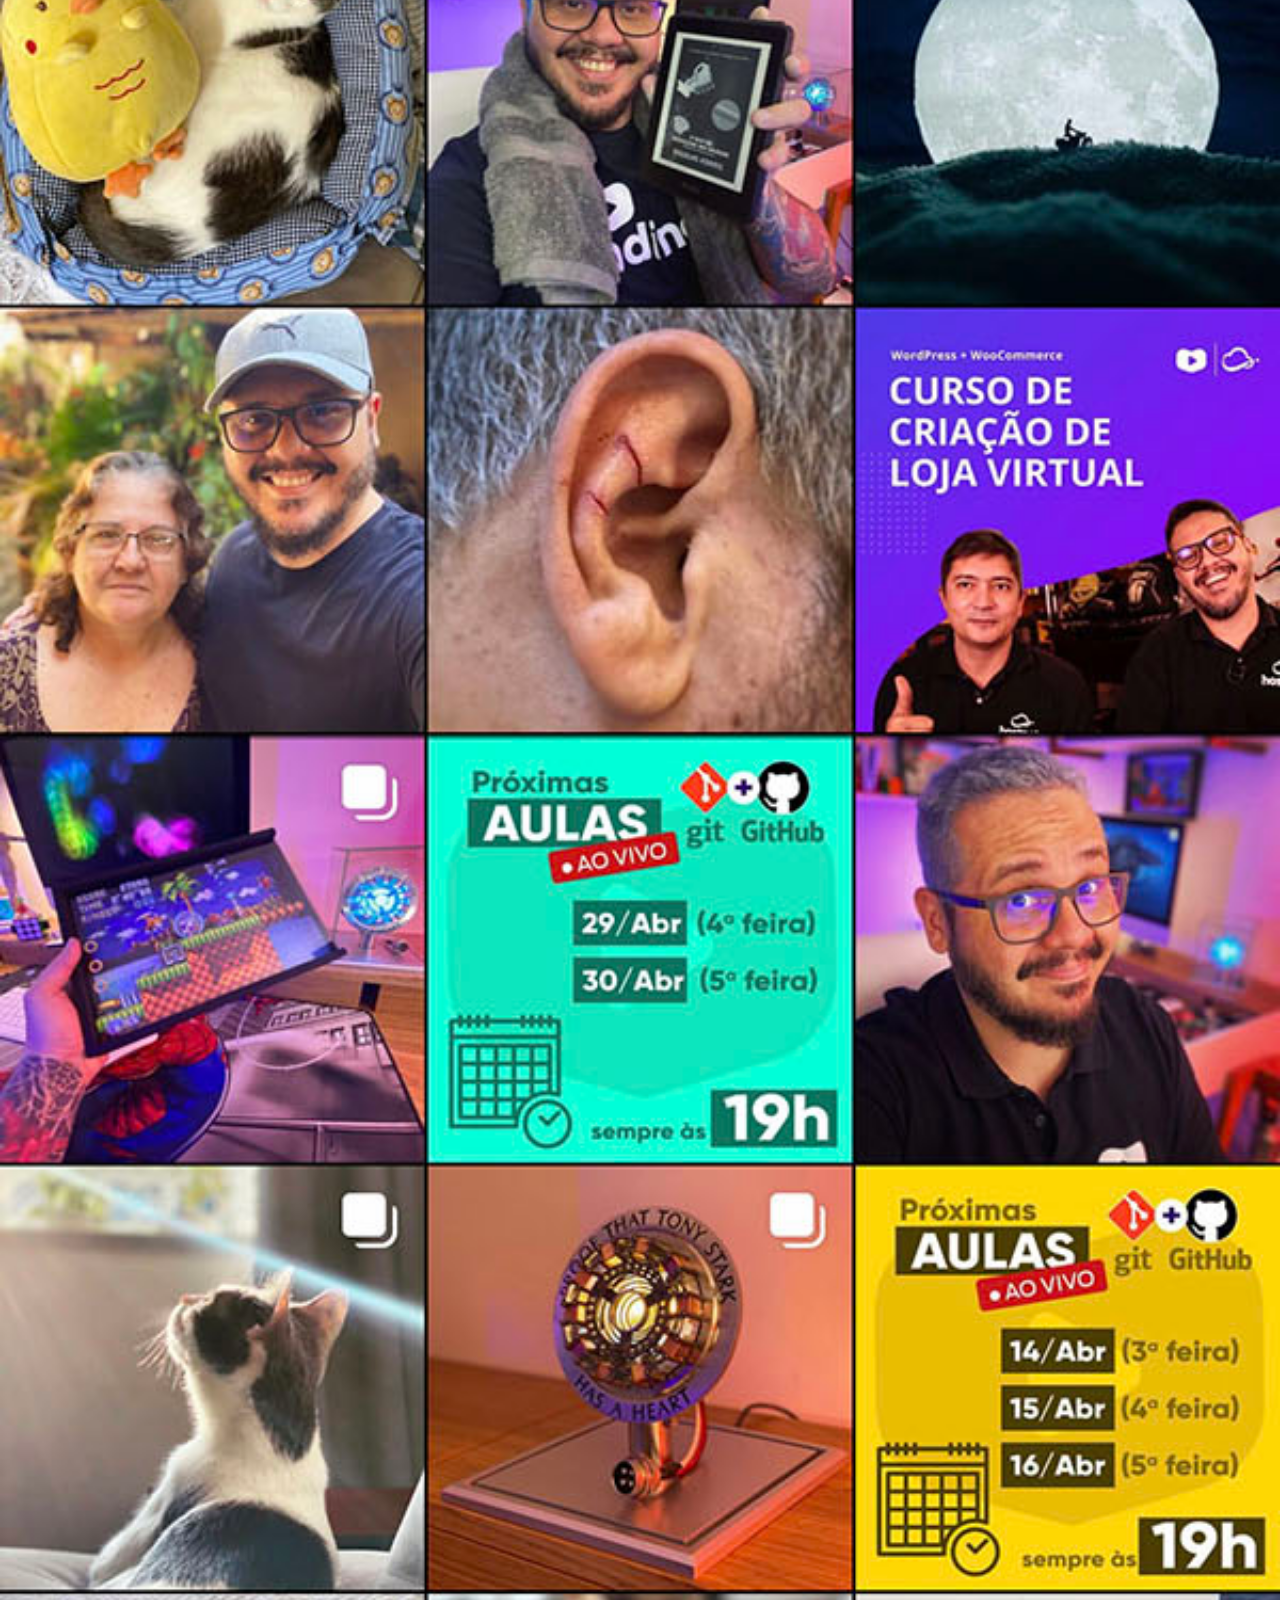
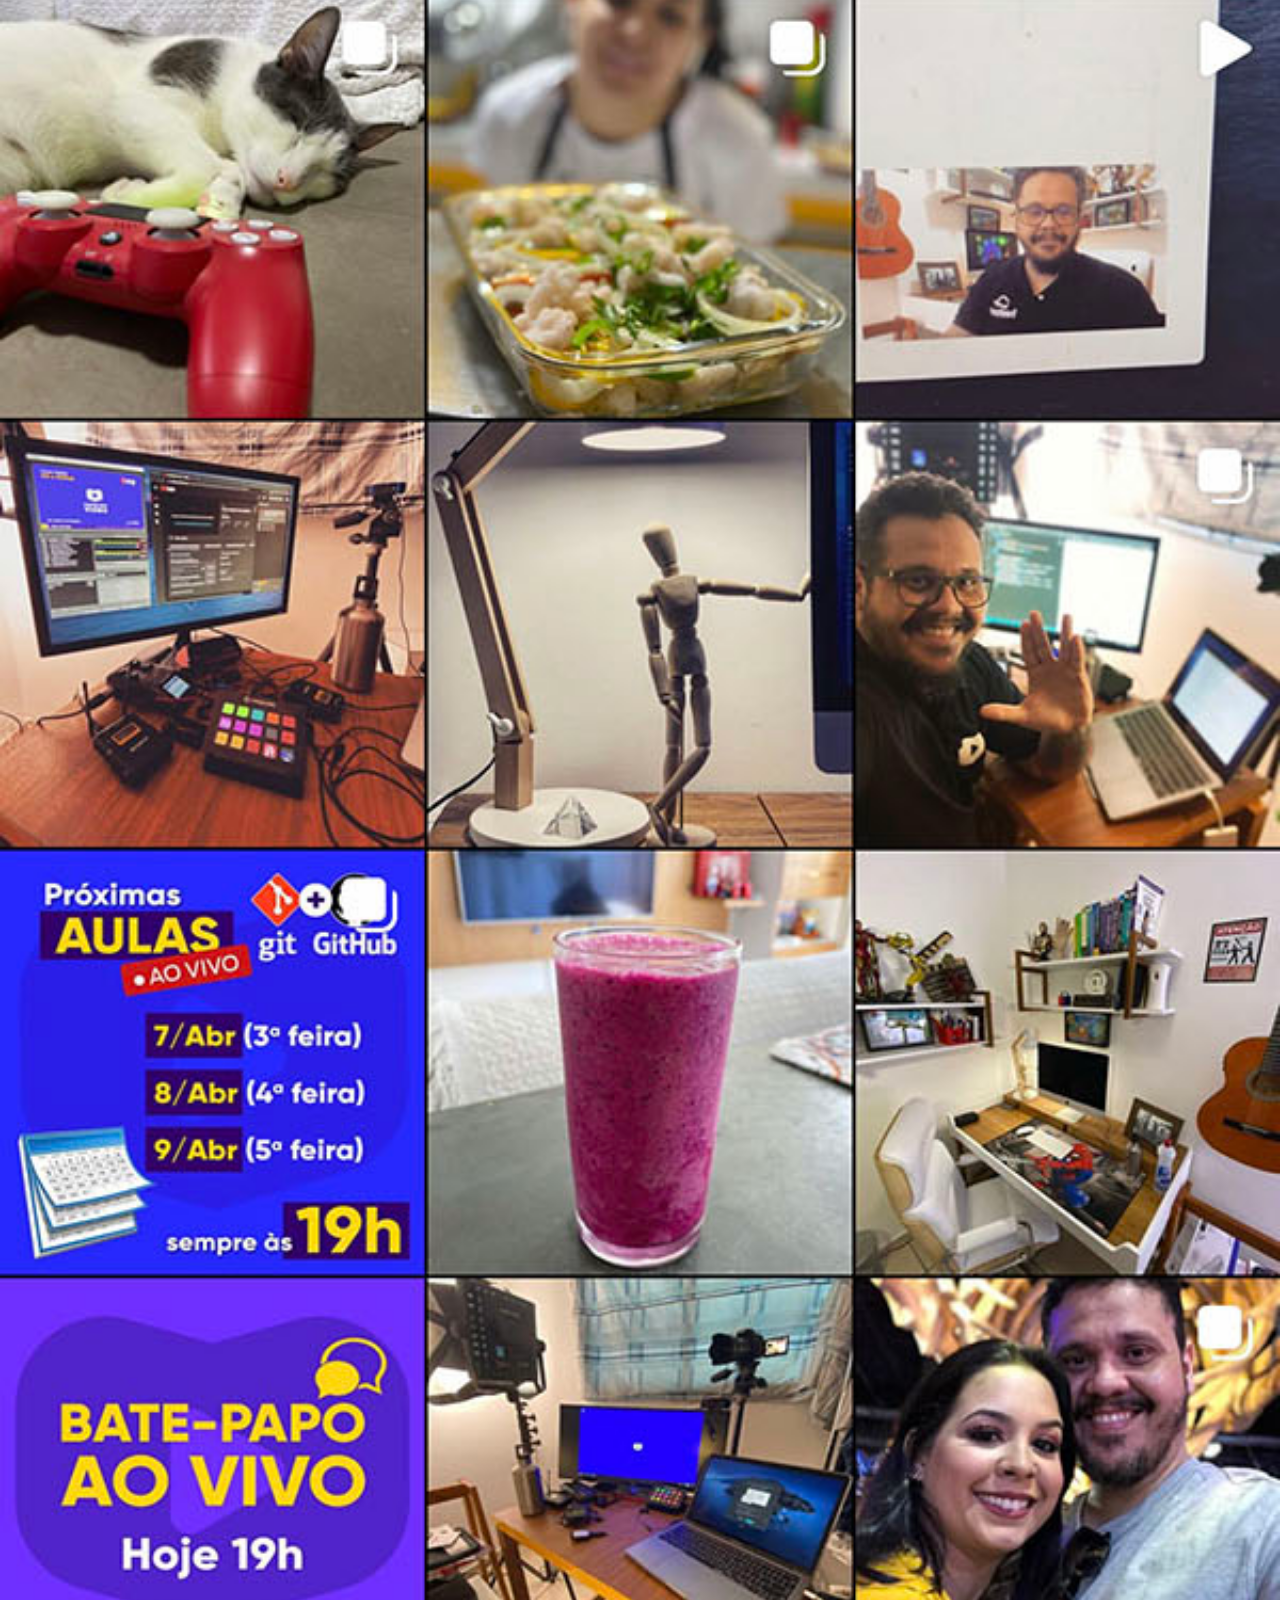
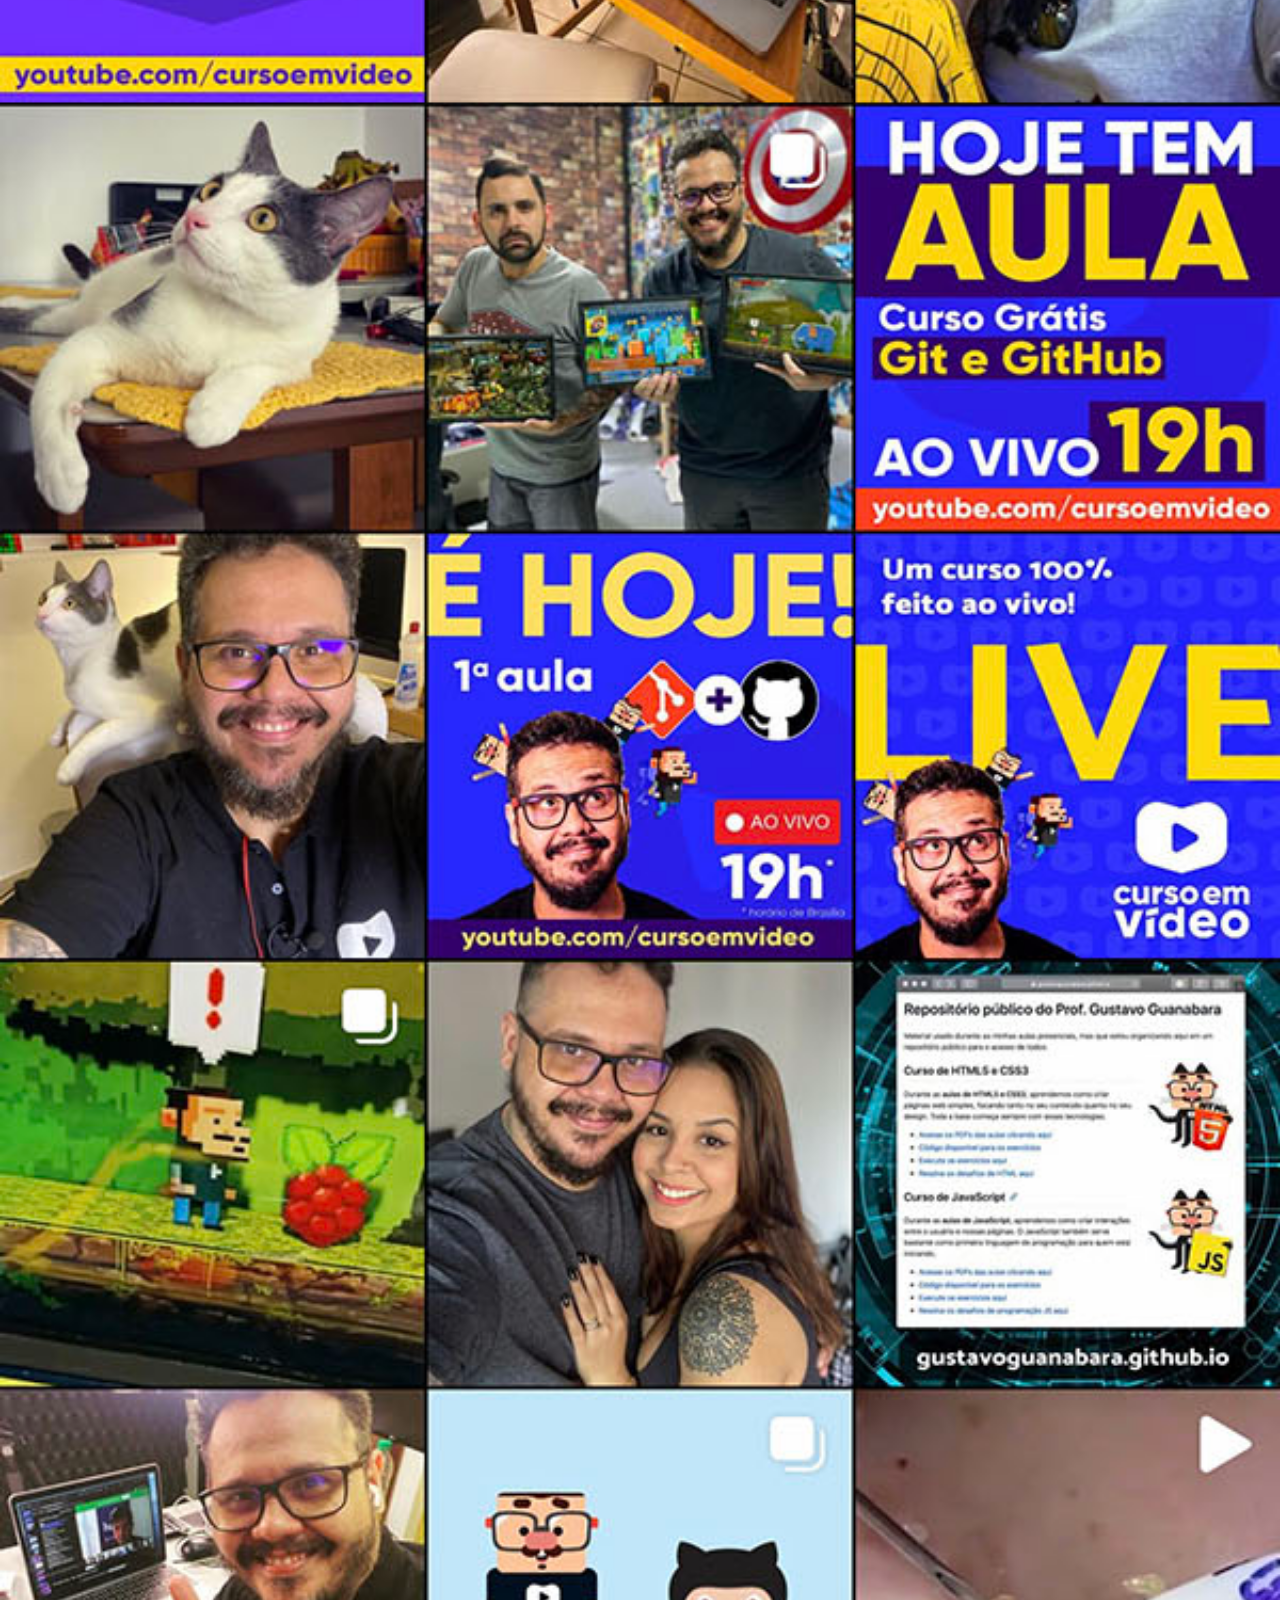
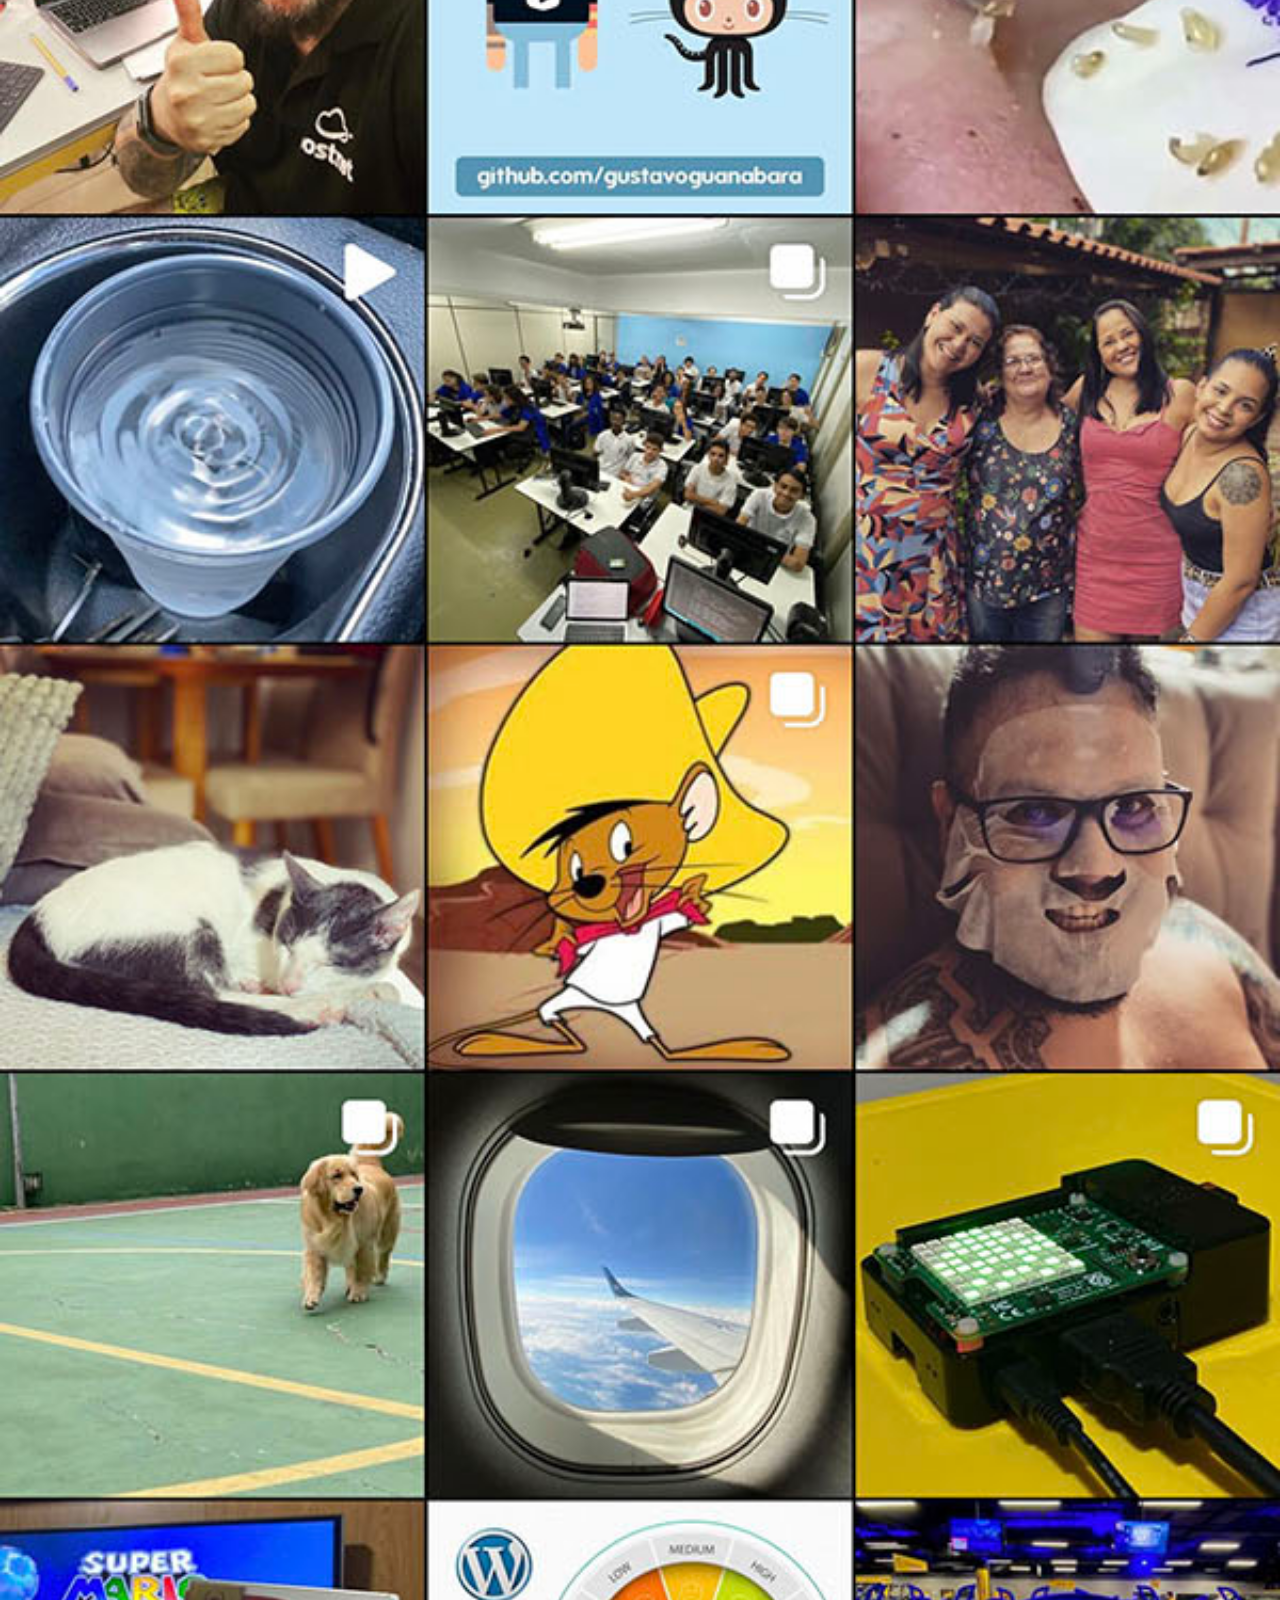
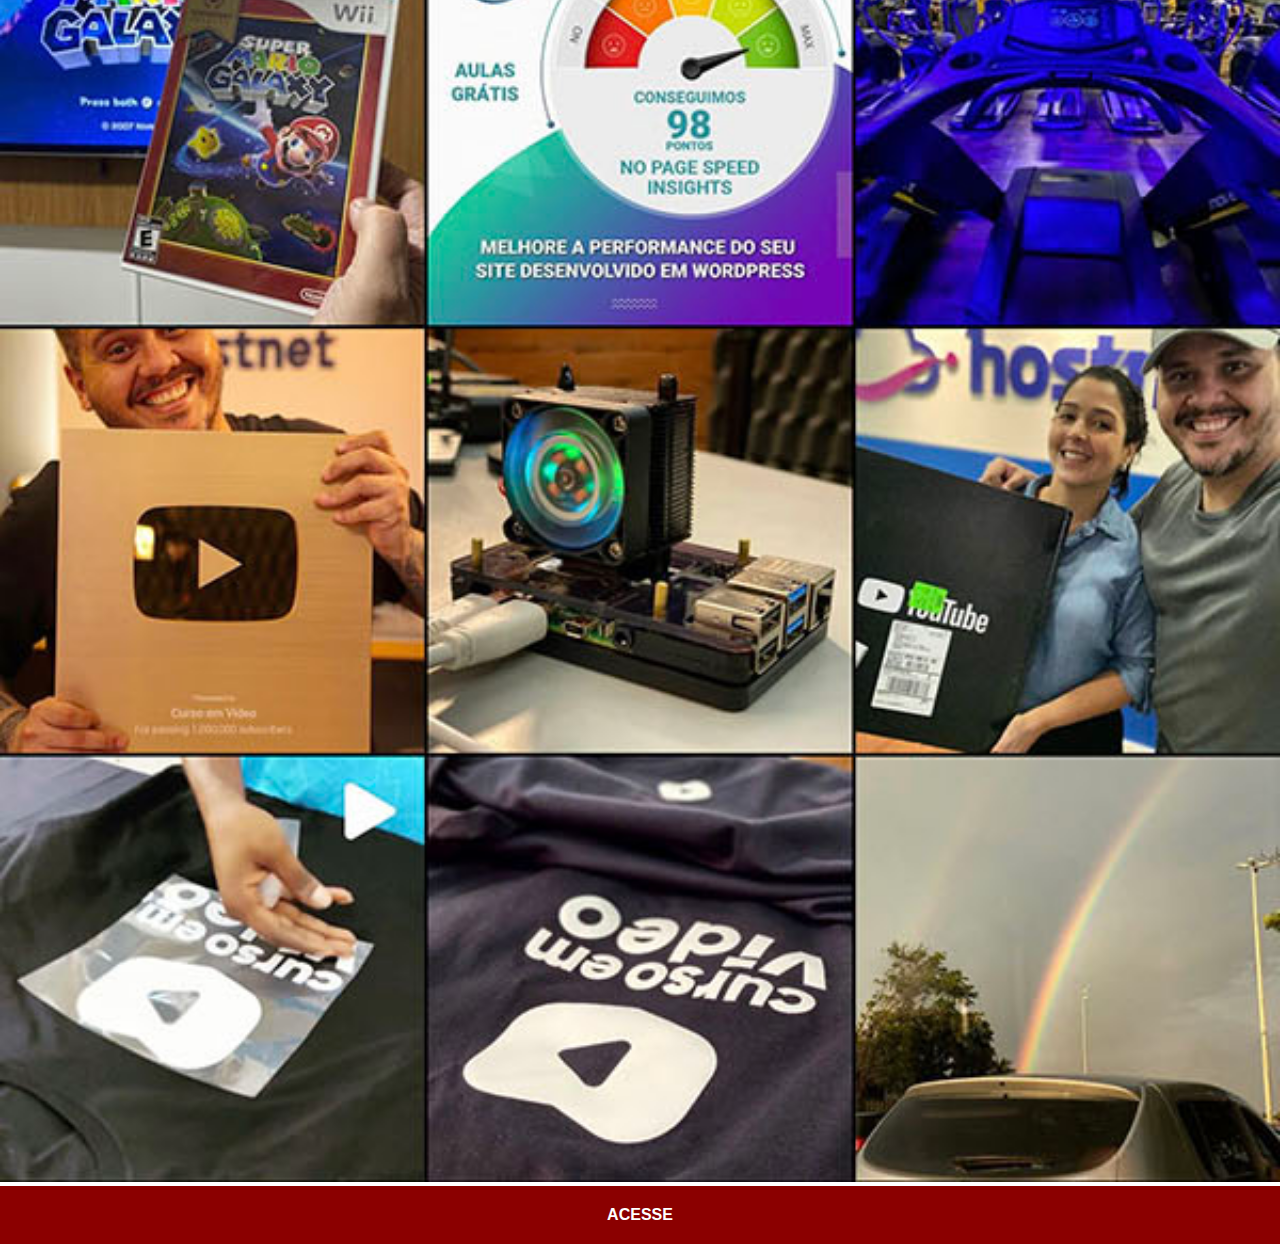
<file: instragram.html>
<!DOCTYPE html>
<html lang="pt-br">
<head>
    <meta charset="UTF-8">
    <meta name="viewport" content="width=device-width, initial-scale=1.0">
    <link rel="stylesheet" href="estilos/social.css">
    <title>Instragram</title>
</head>
<body>
    <img src="imagens/tela-instagram.jpg" alt="Instragram">
    <a href="https://www.instagram.com/gustavoguanabara/" target="_blank" rel="external">ACESSE</a>
</body>
</html>
</file>
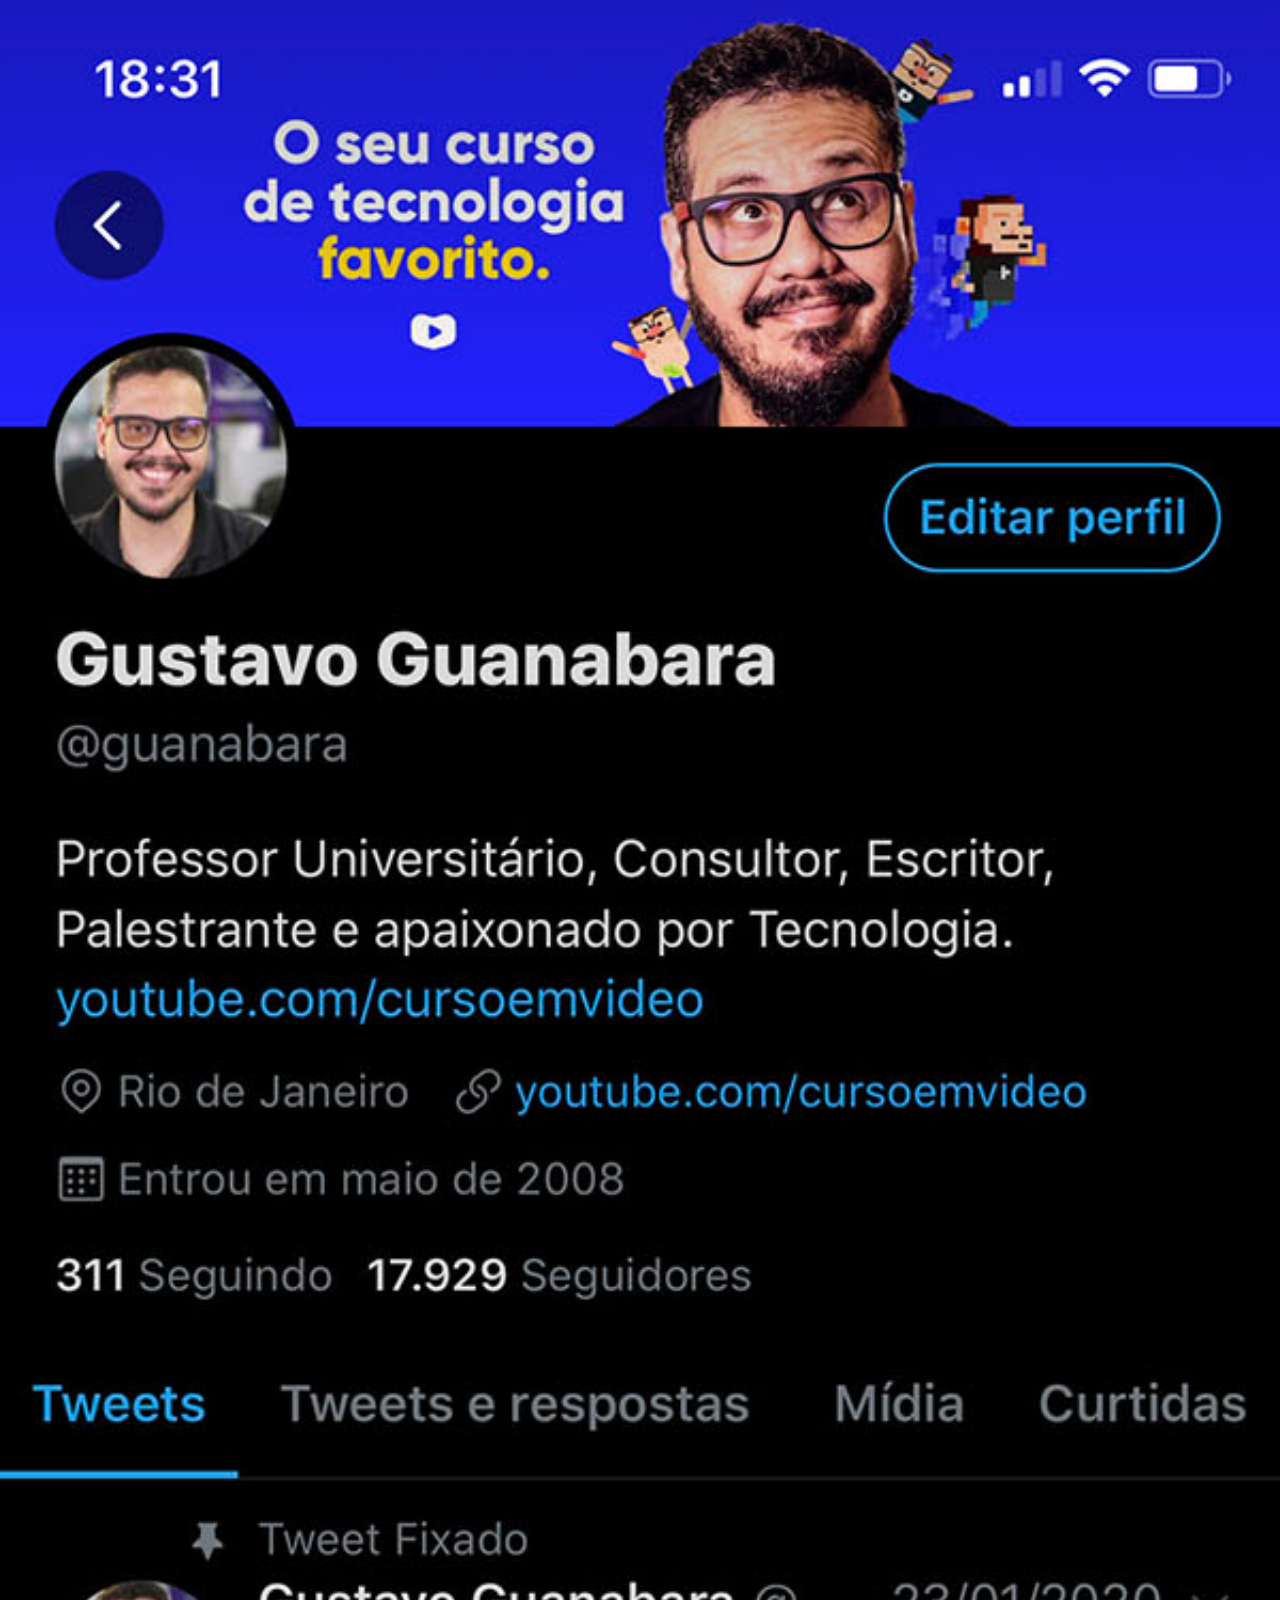
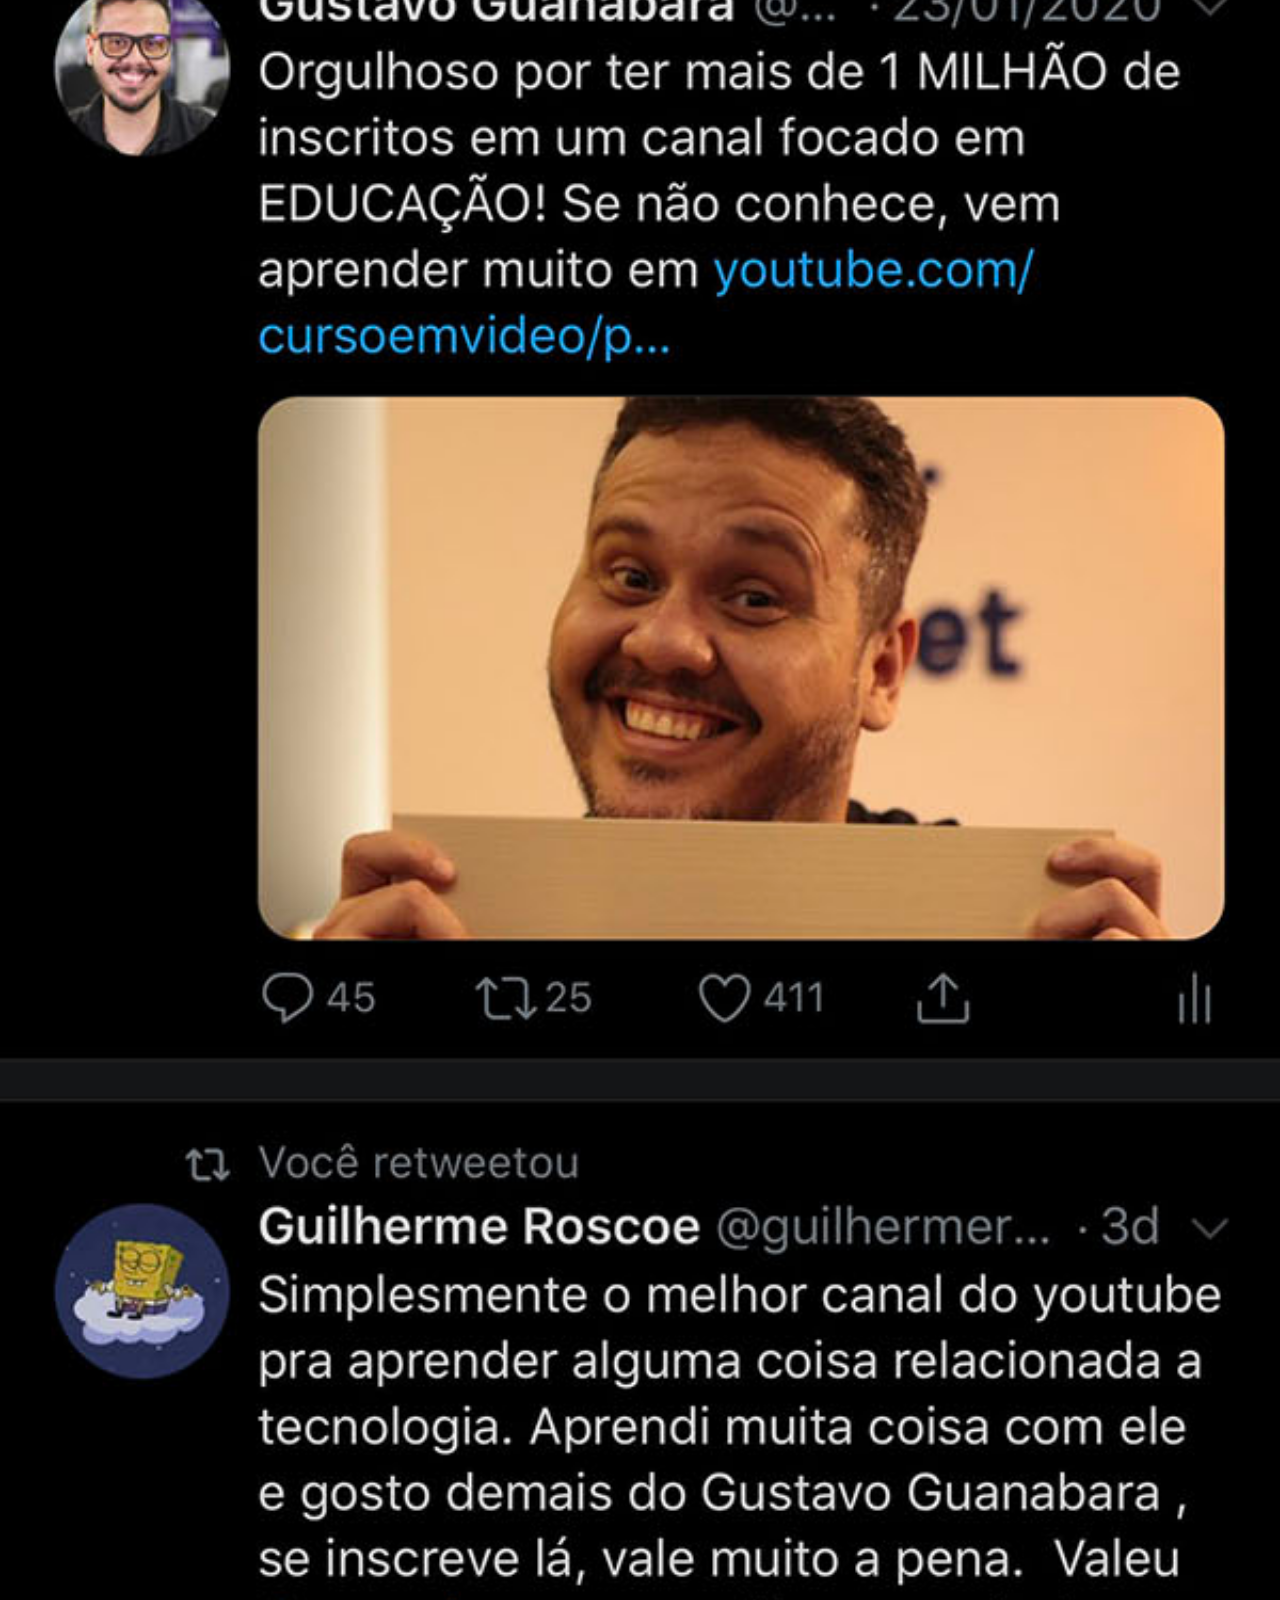
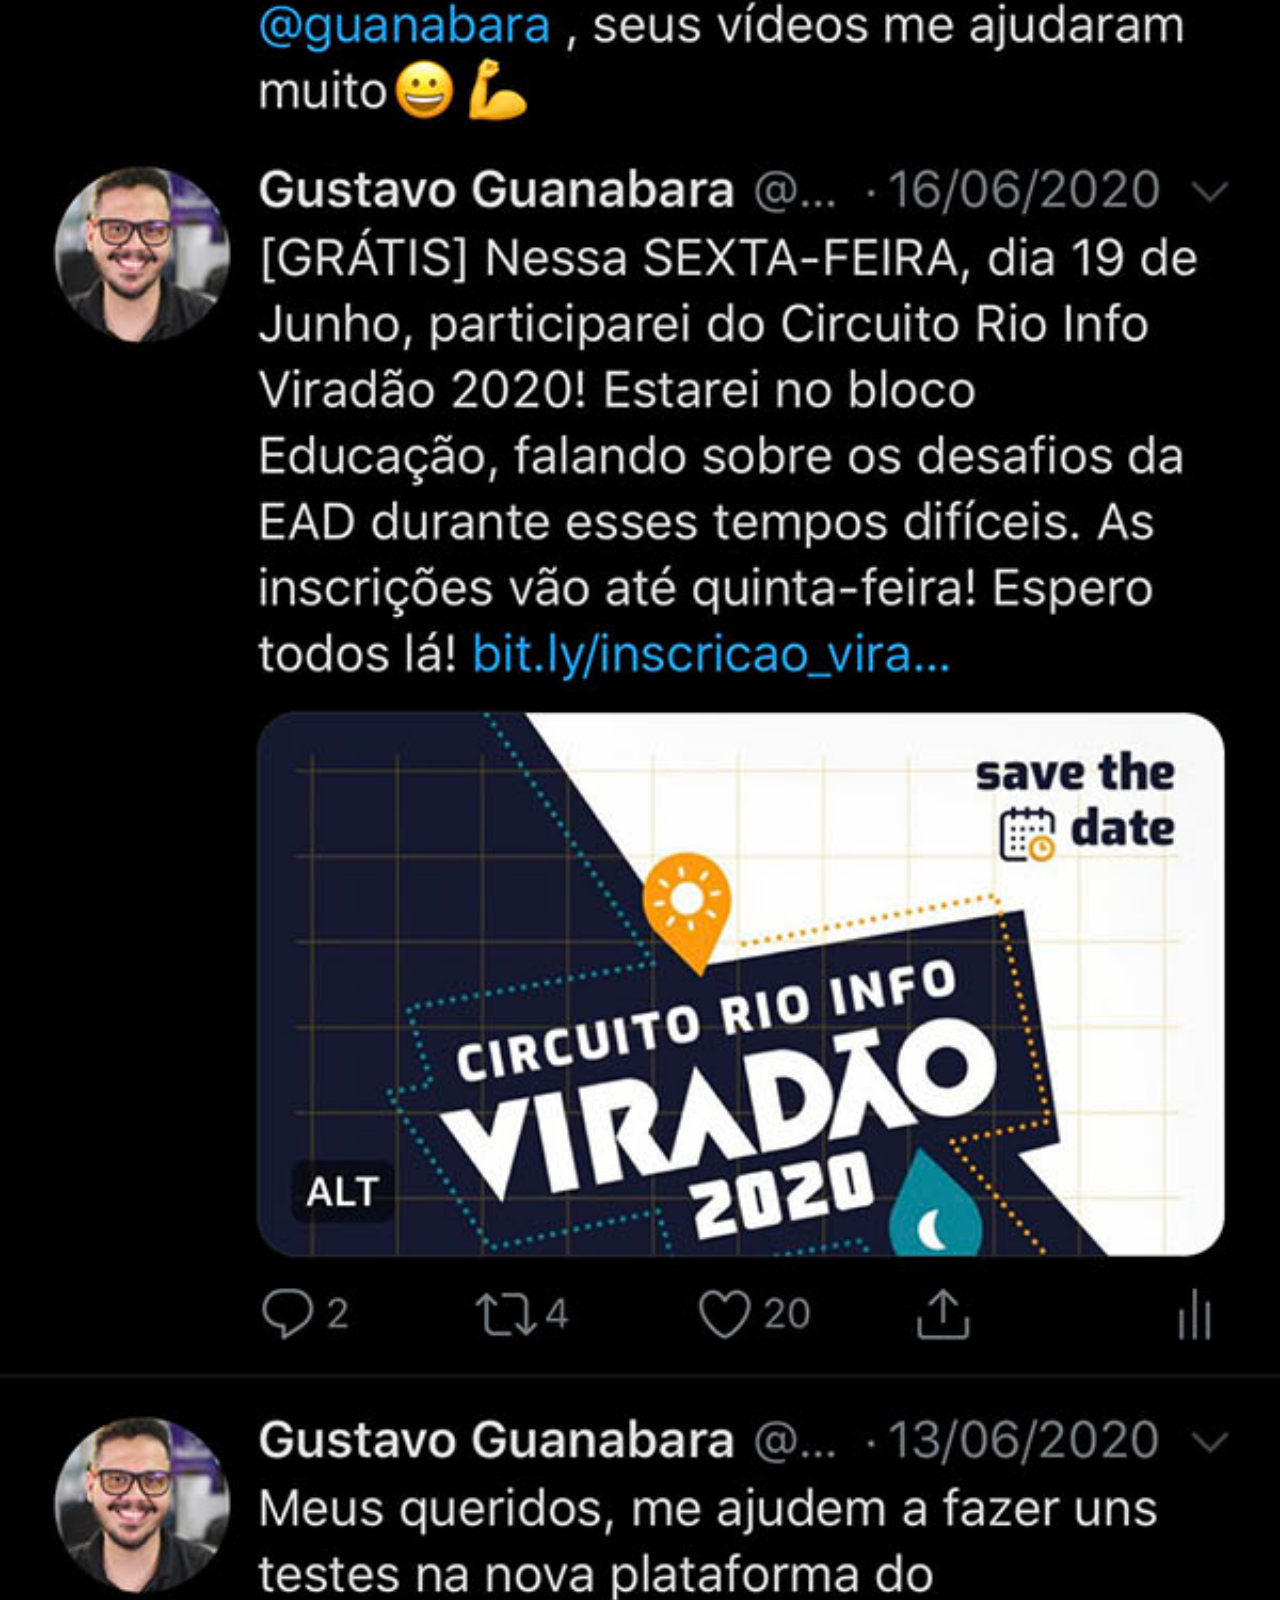
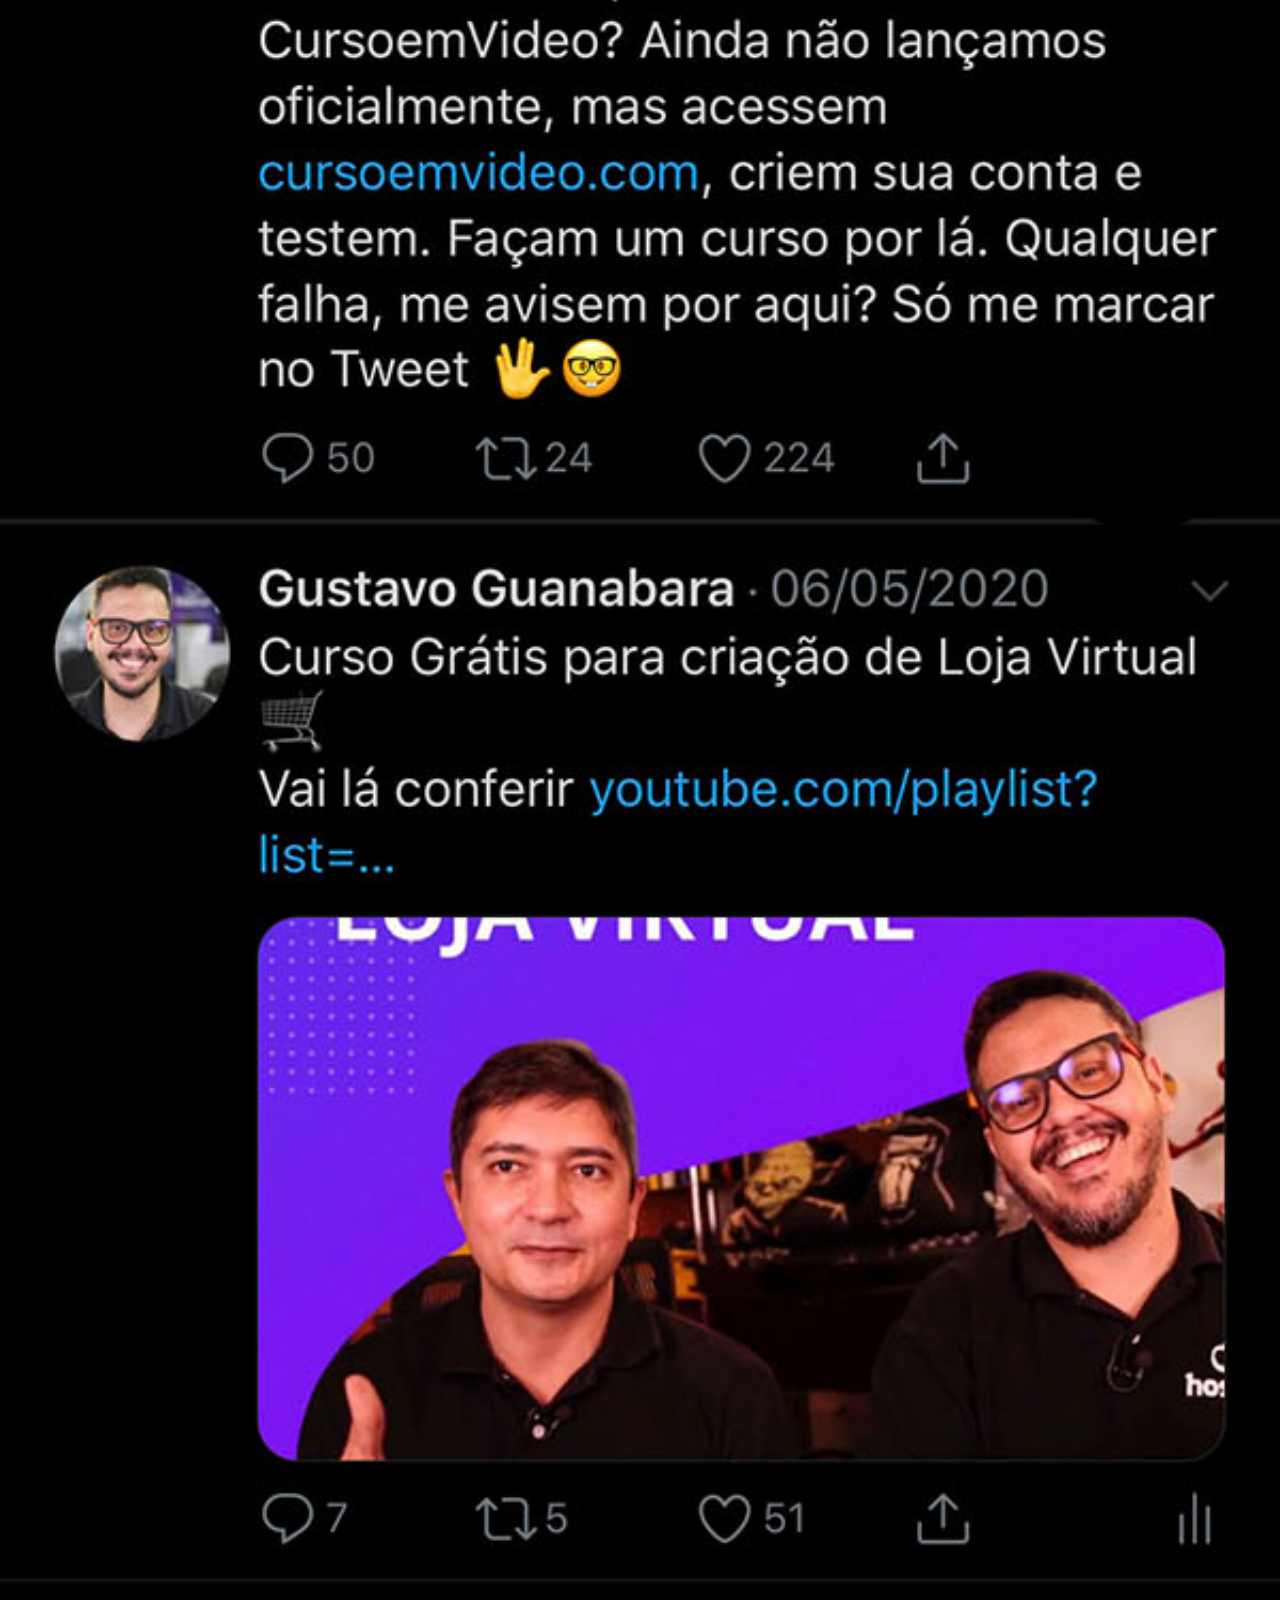
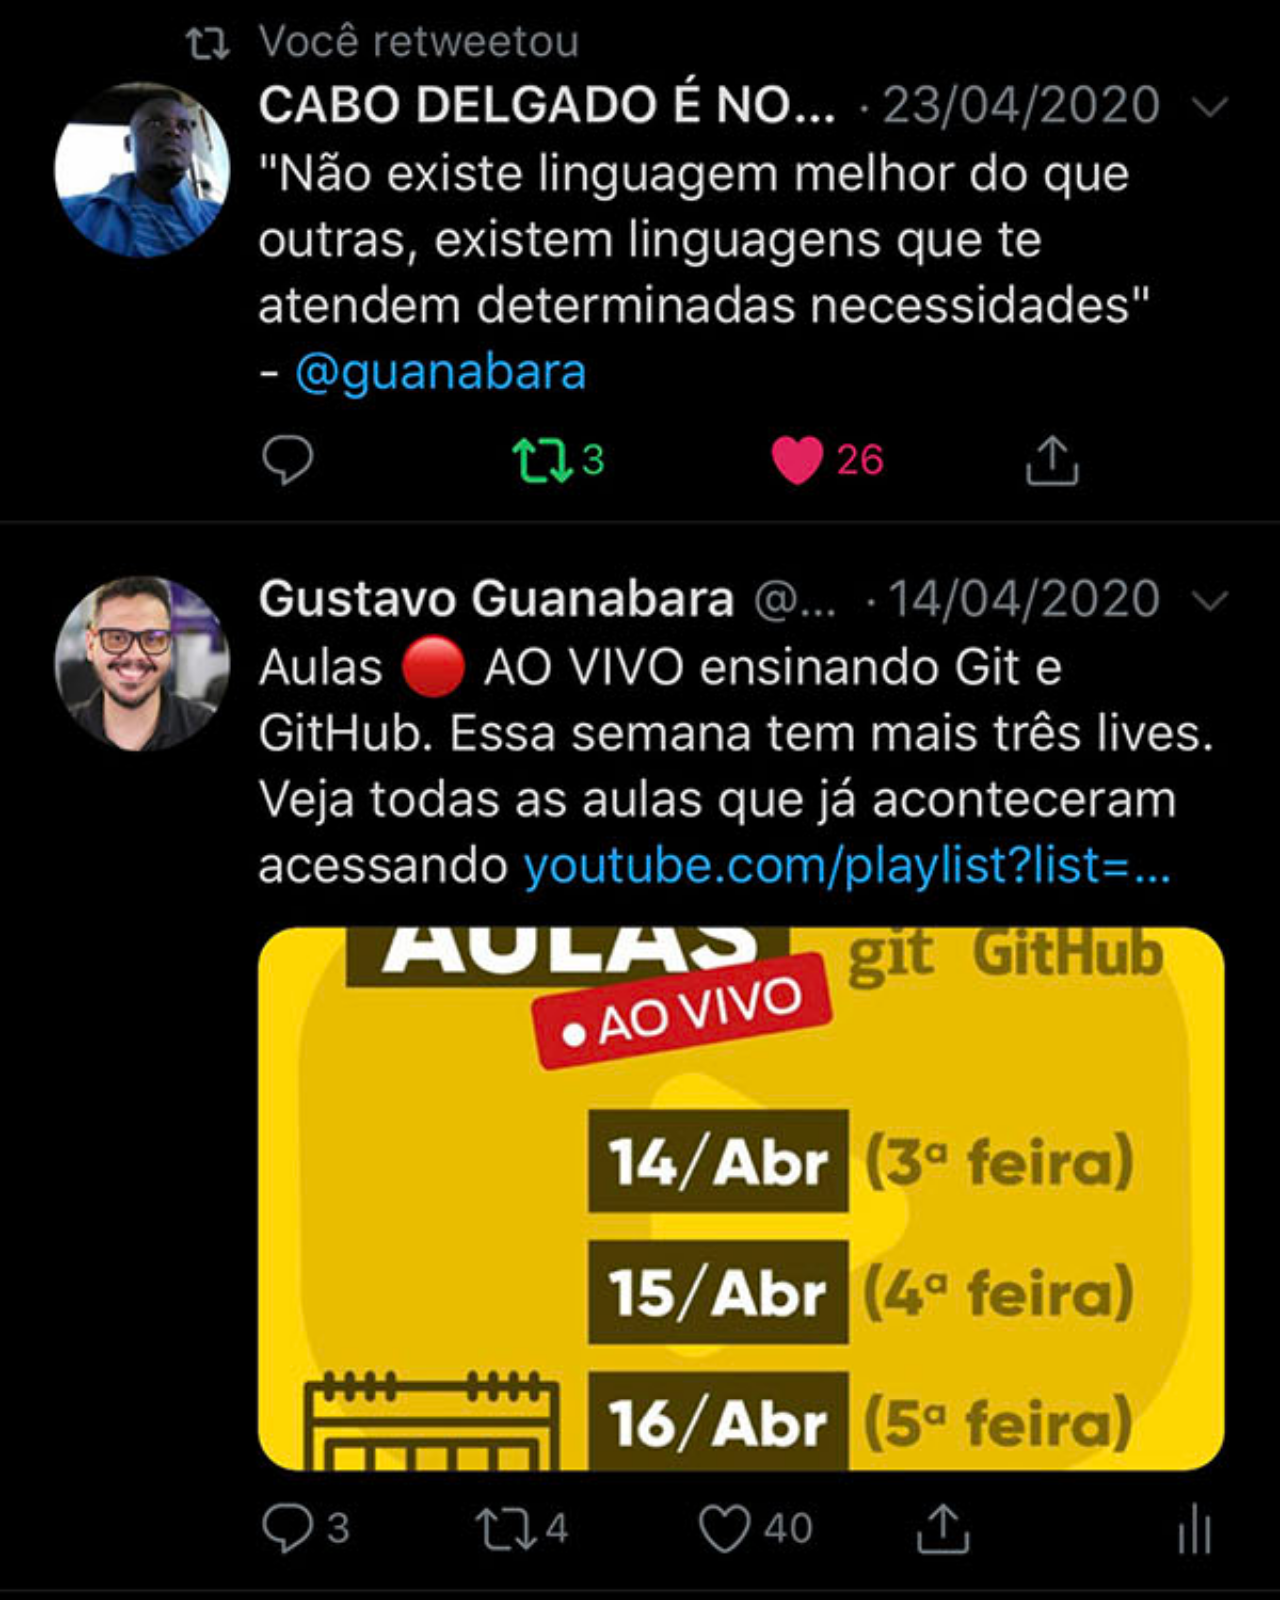
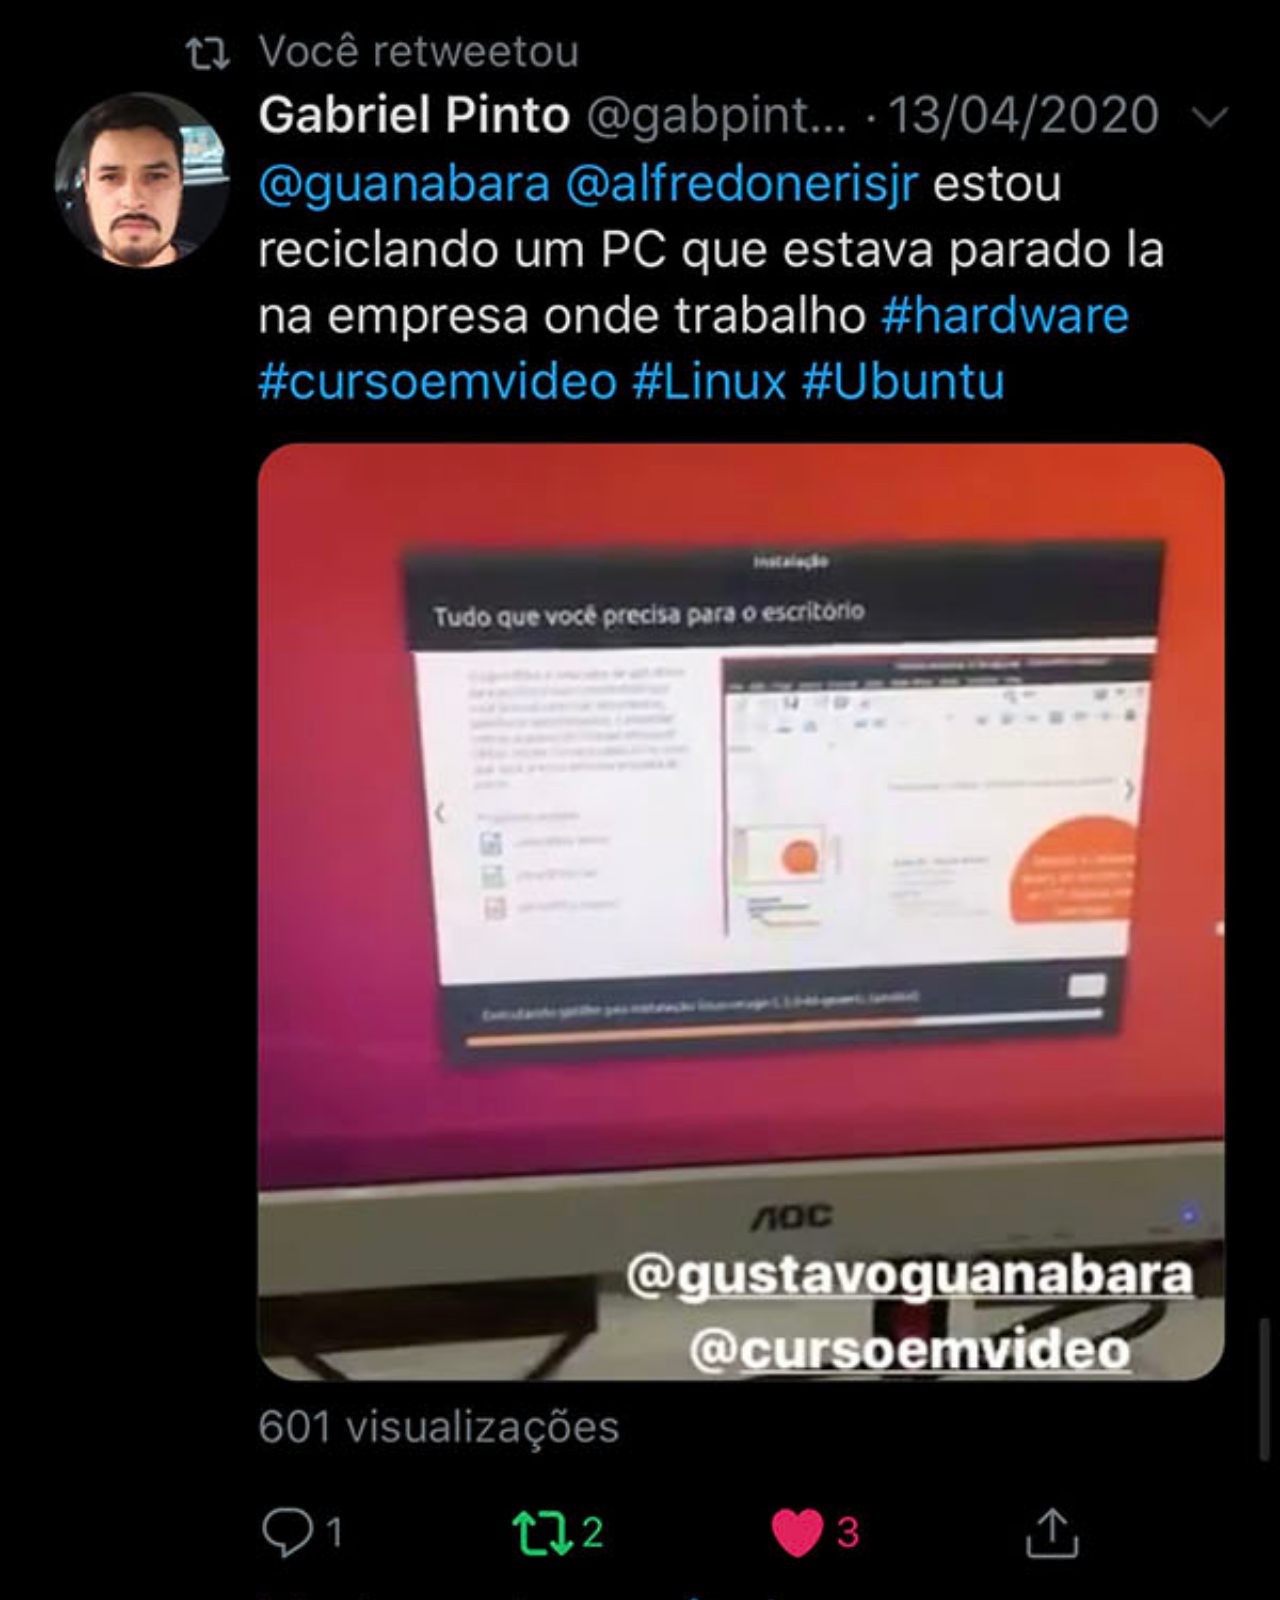
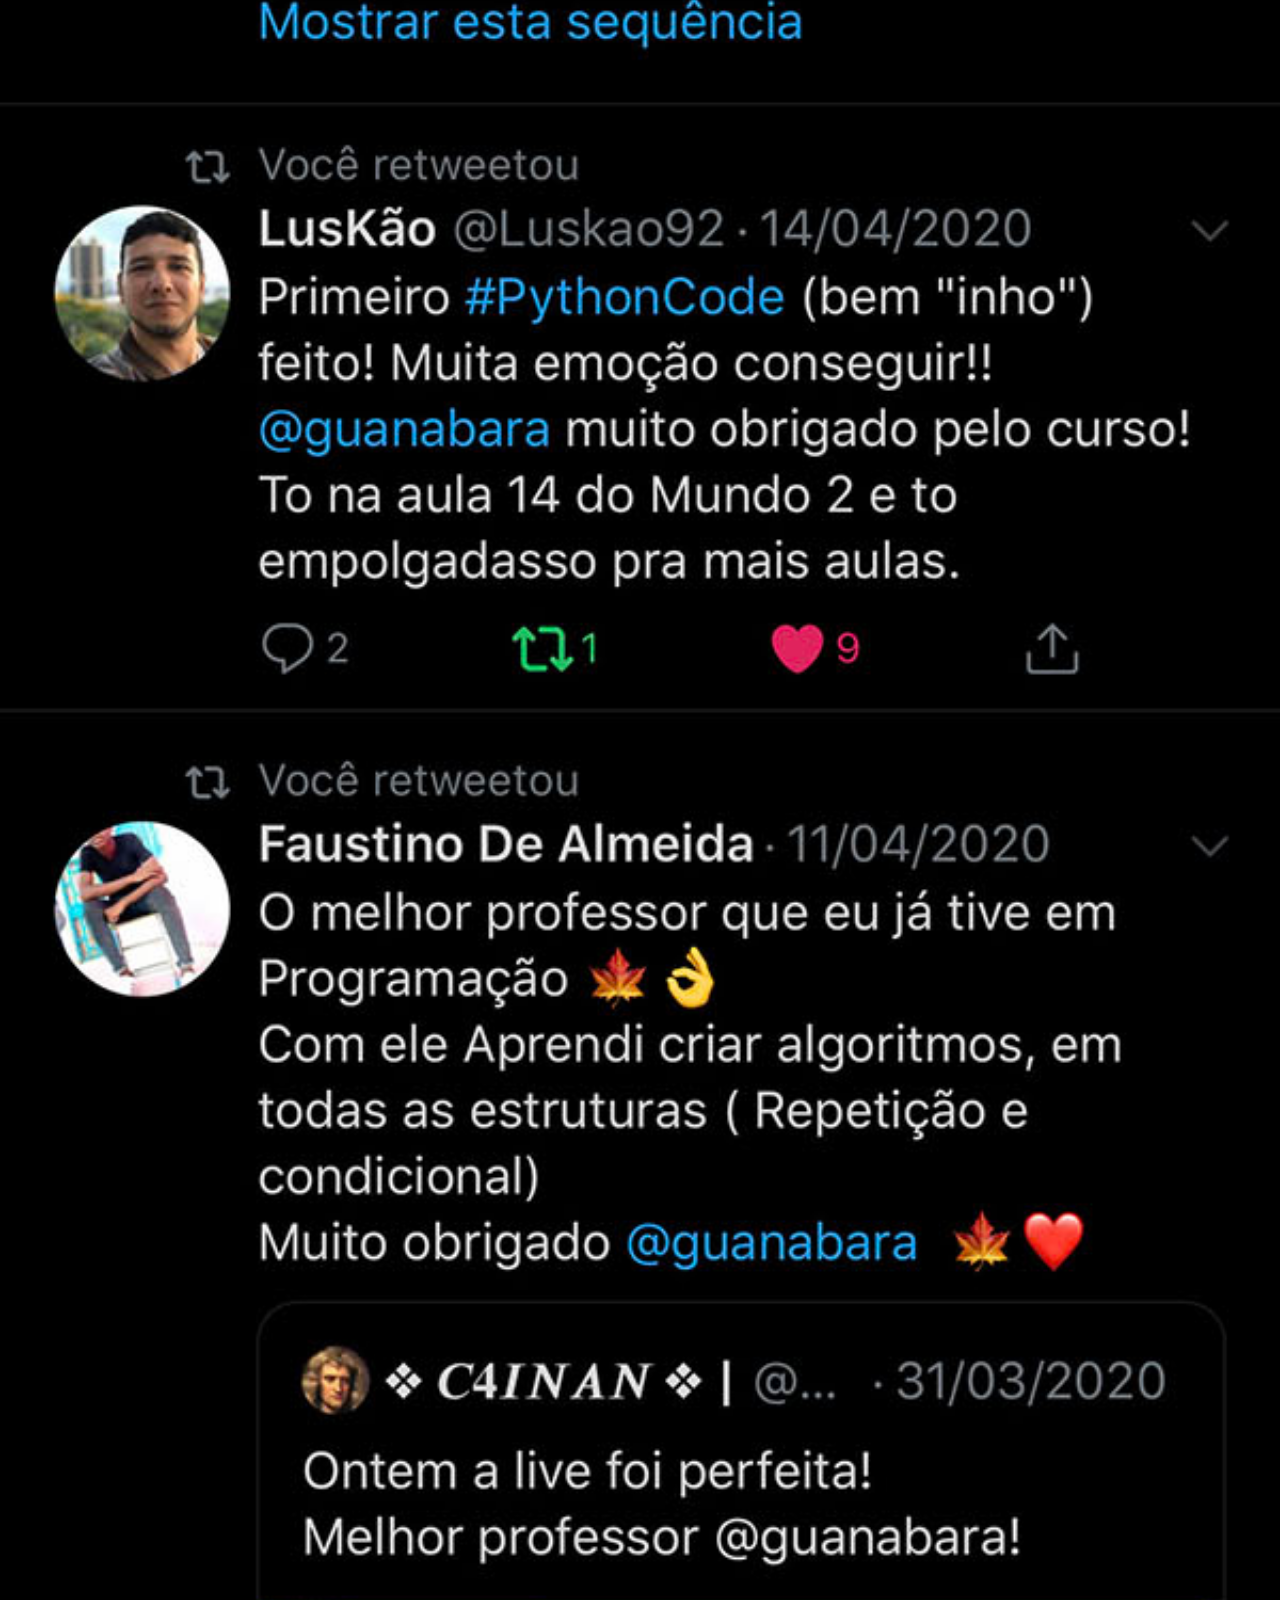
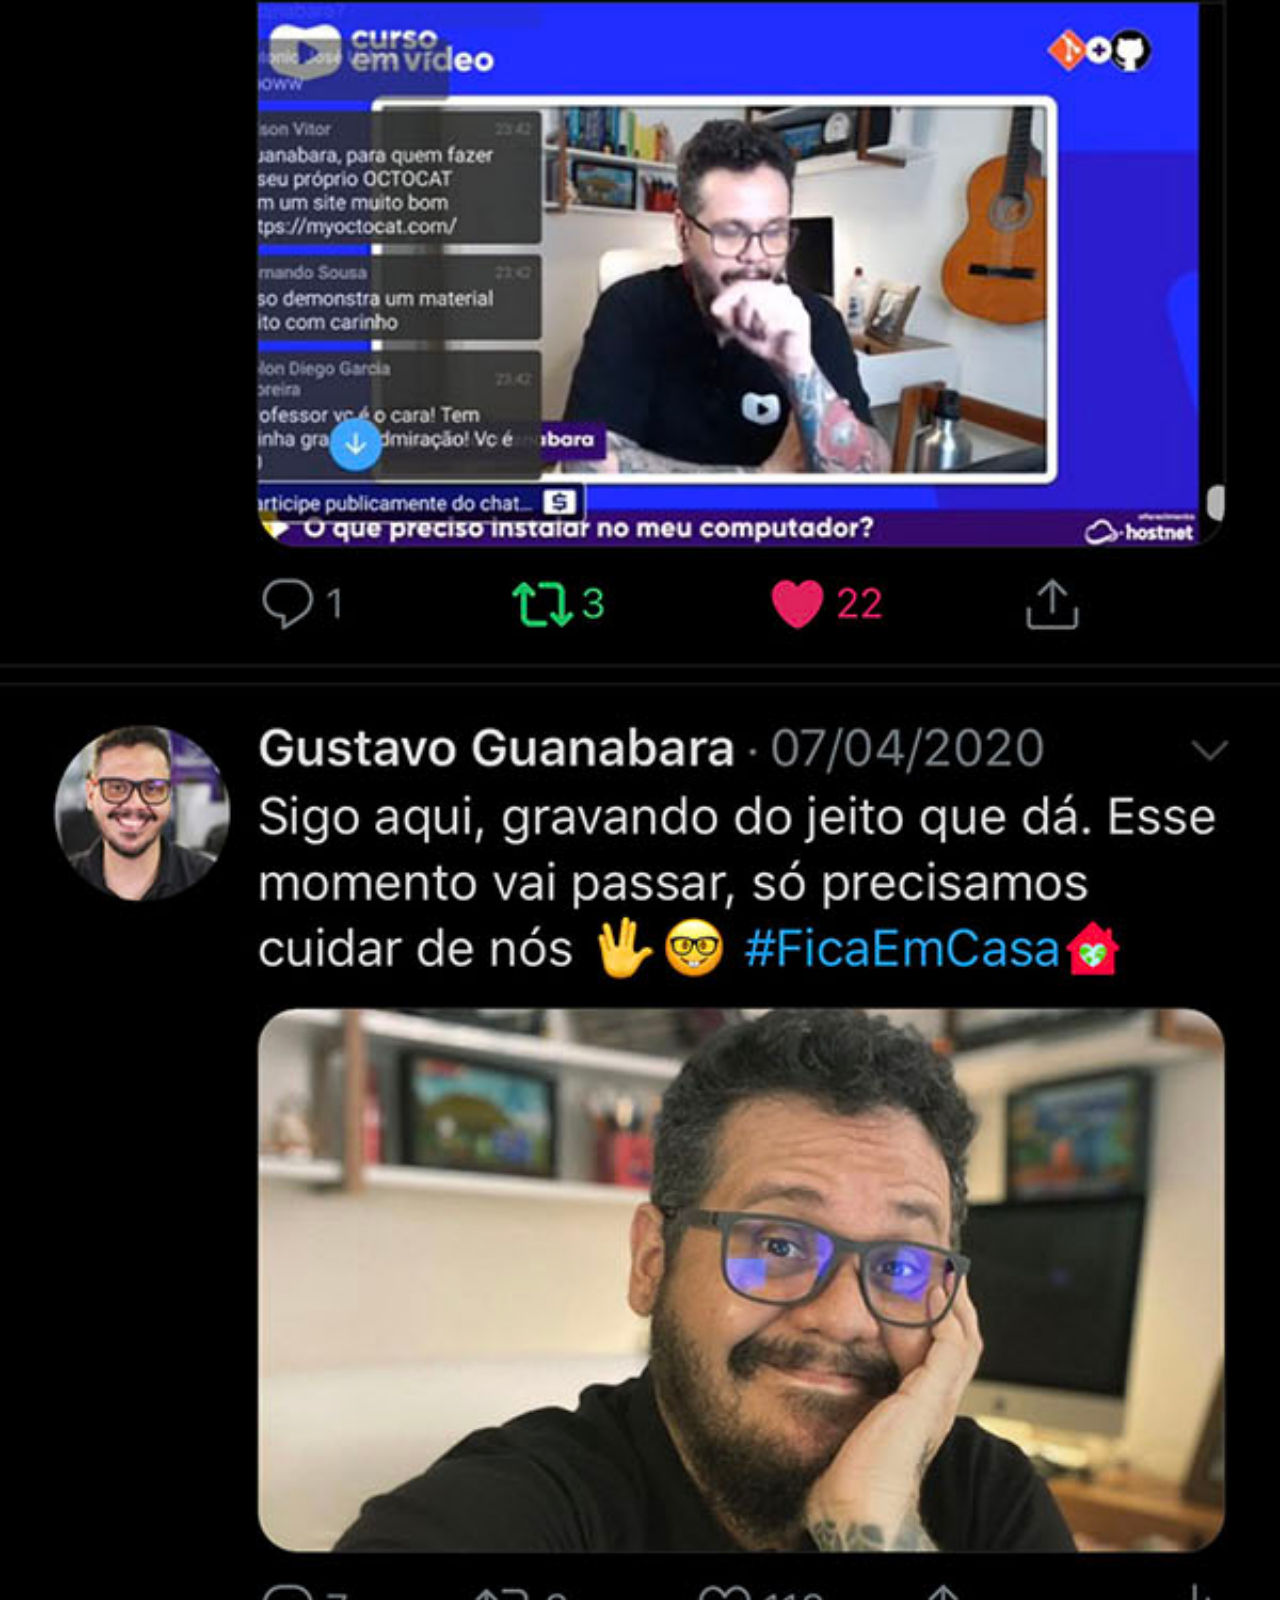
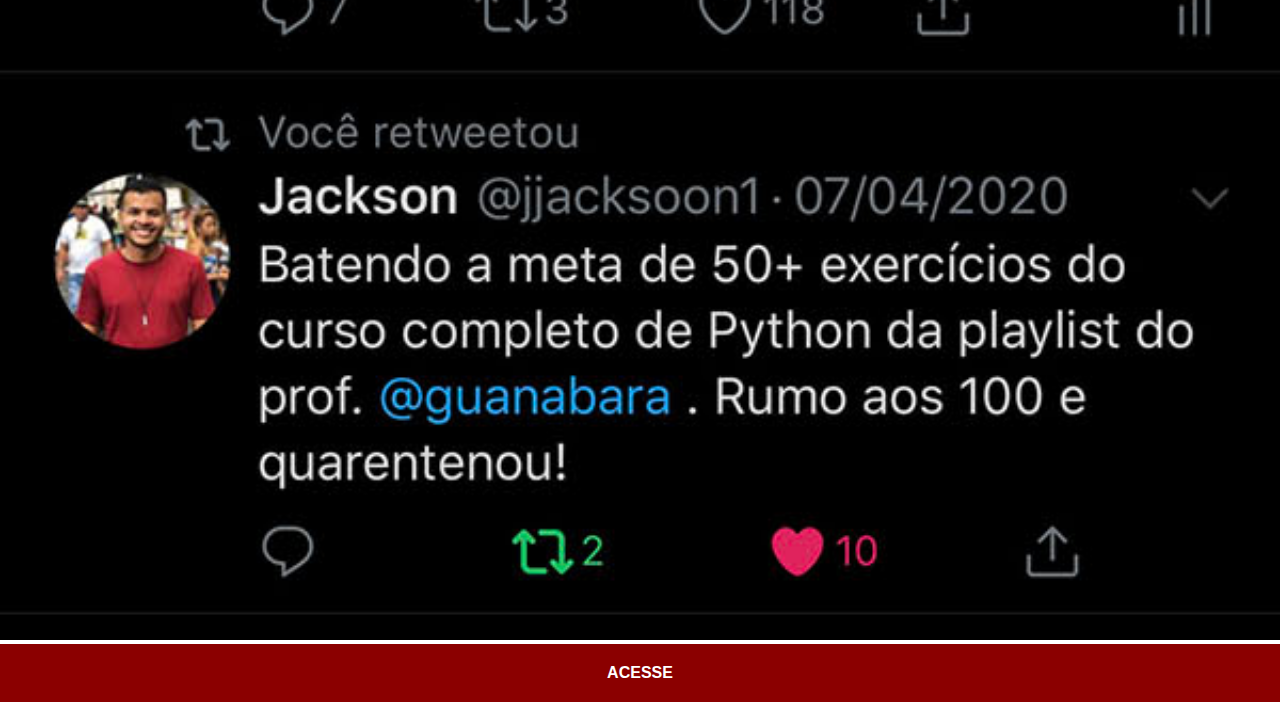
<file: twitter.html>
<!DOCTYPE html>
<html lang="pt-br">
<head>
    <meta charset="UTF-8">
    <meta name="viewport" content="width=device-width, initial-scale=1.0">
    <title>Twitter</title>
    <link rel="stylesheet" href="estilos/social.css">
</head>
<body>
    <img src="imagens/tela-twitter.jpg" alt="Twitter">
    <a href="https://x.com/guanabara" target="_blank" rel="external">ACESSE</a>
</body>
</html>
</file>
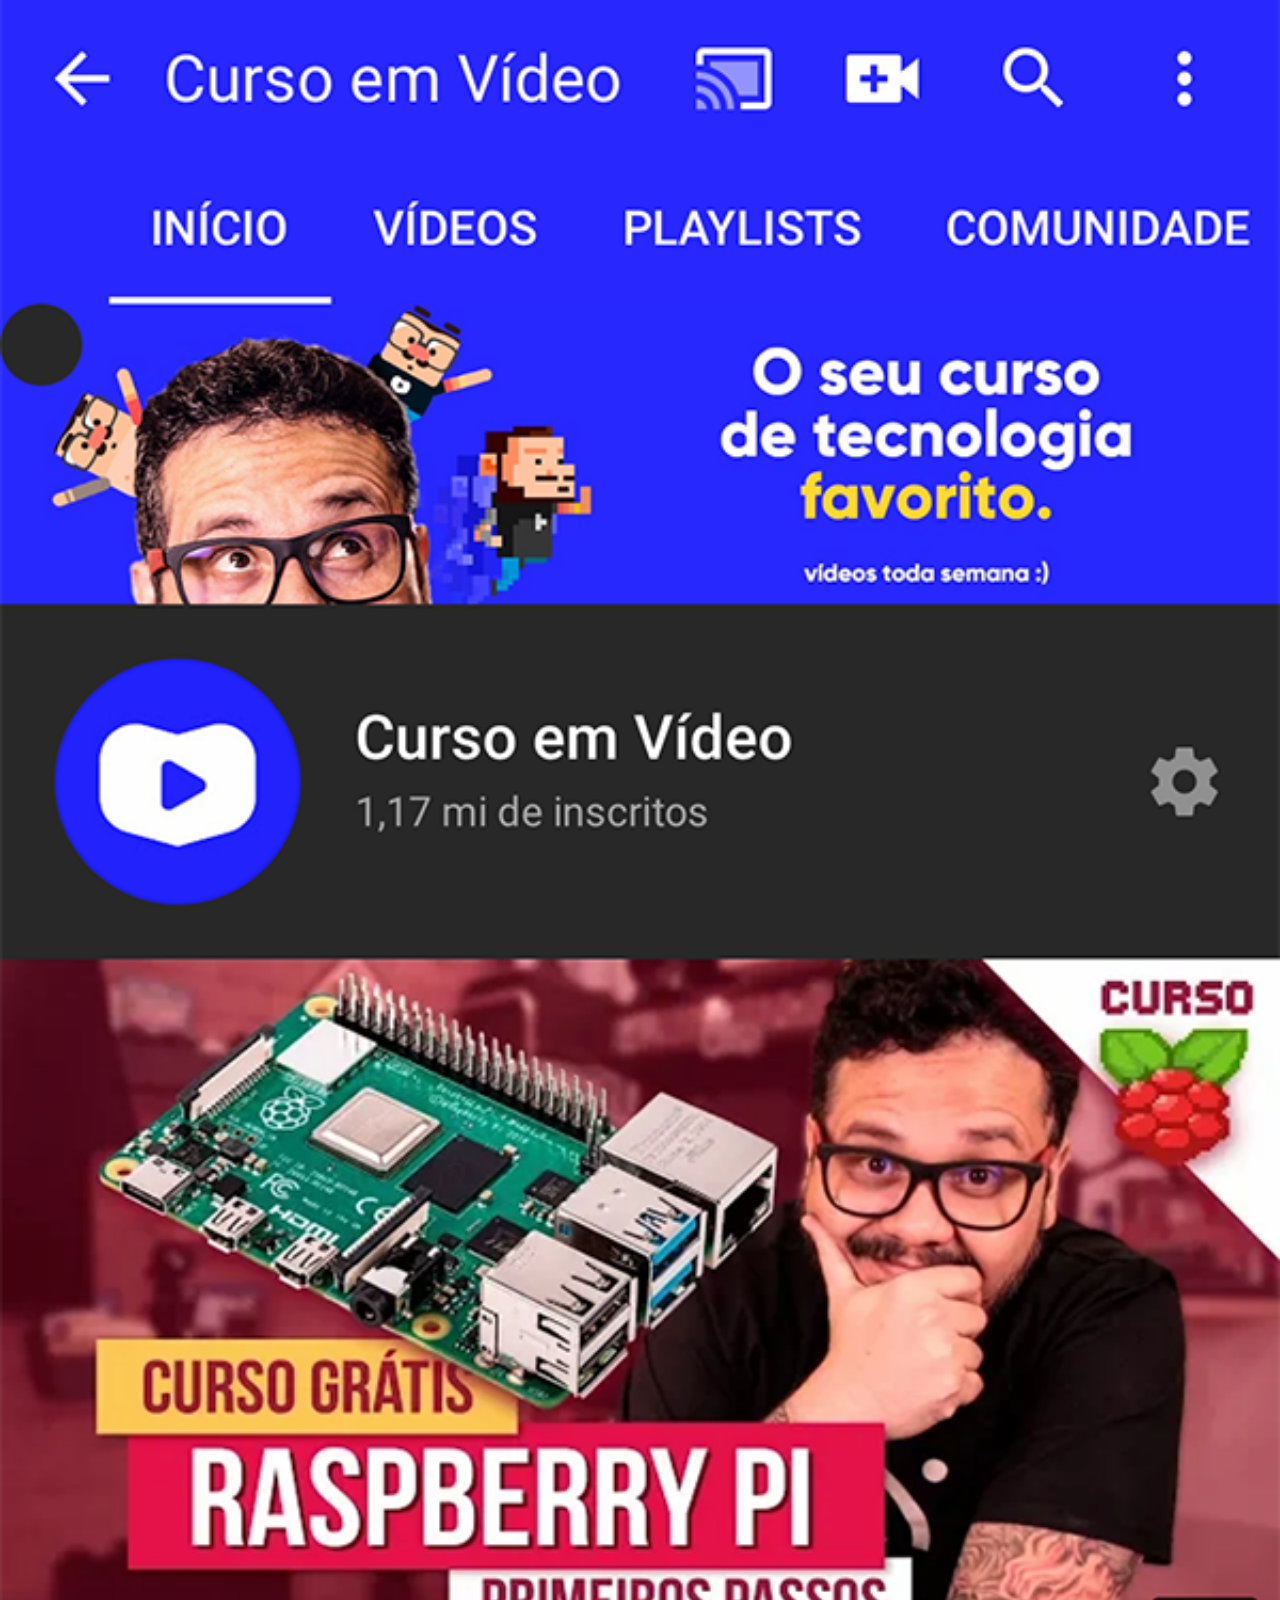
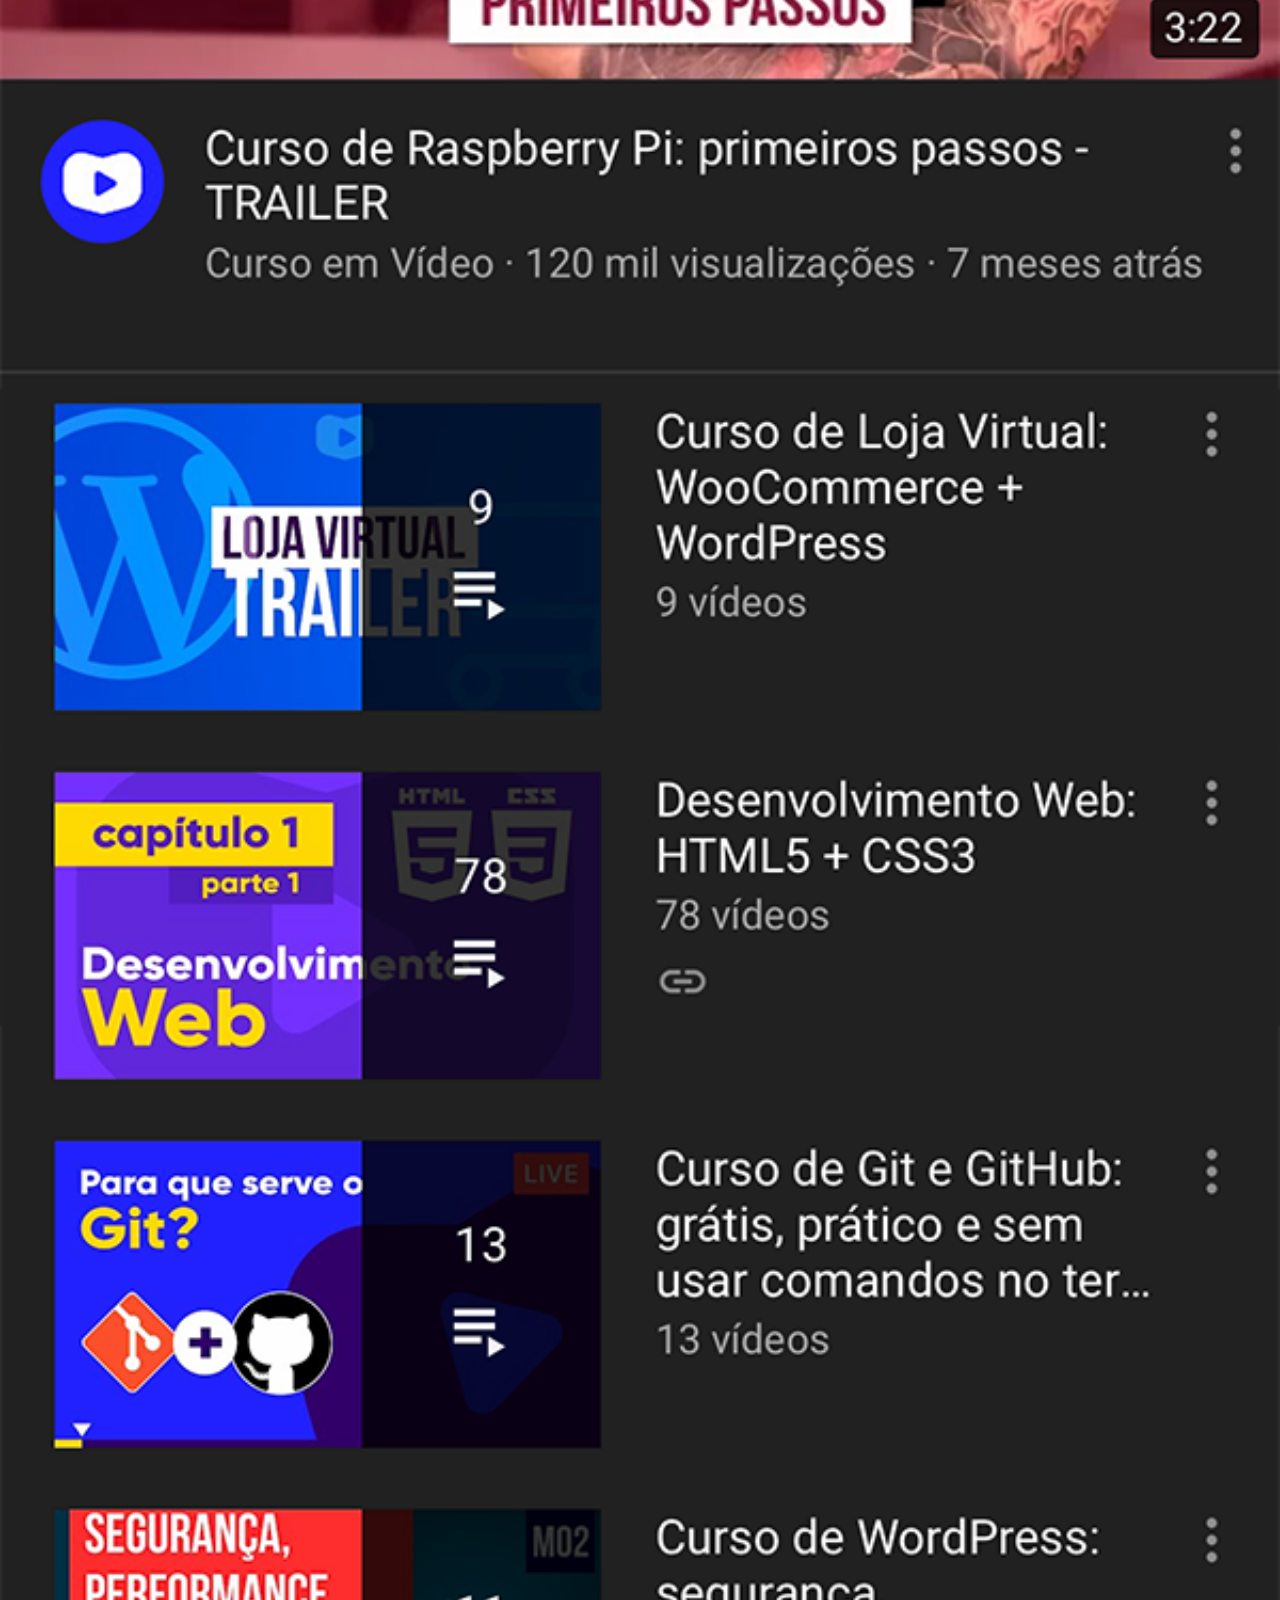
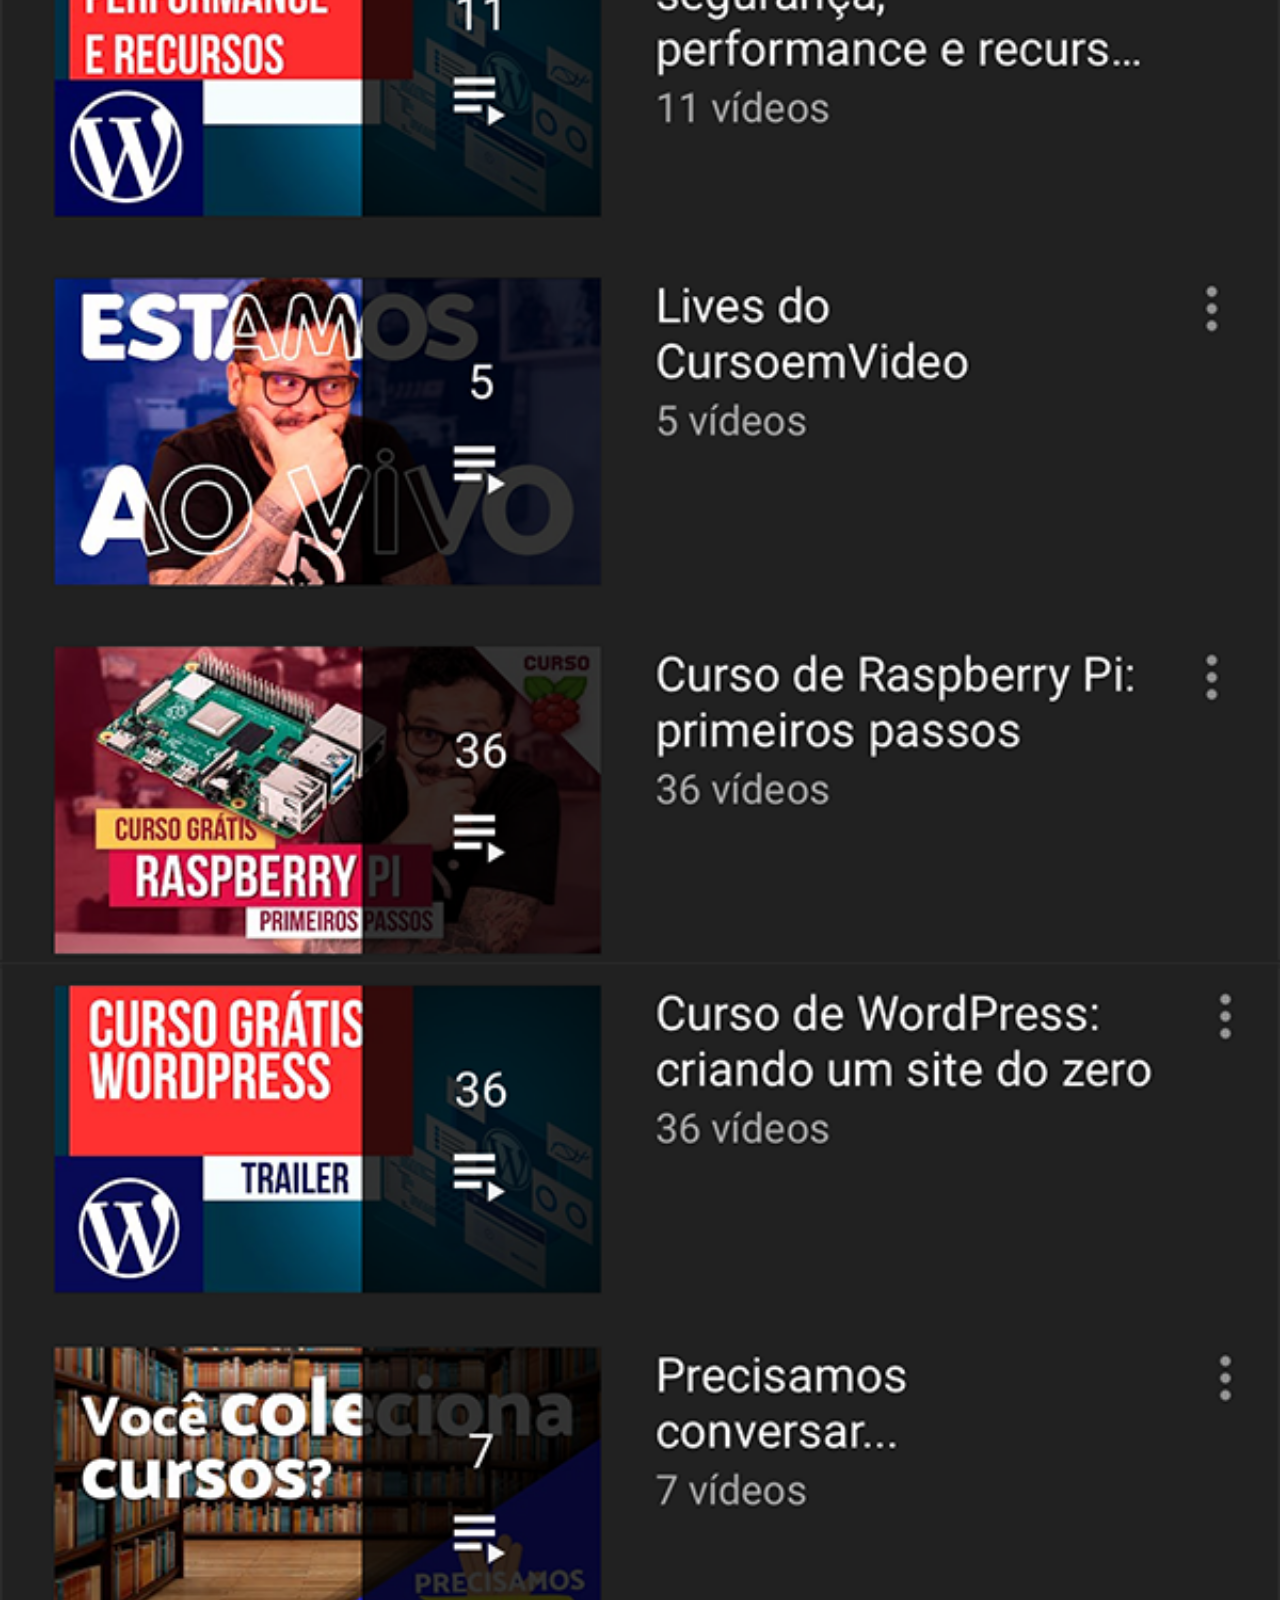
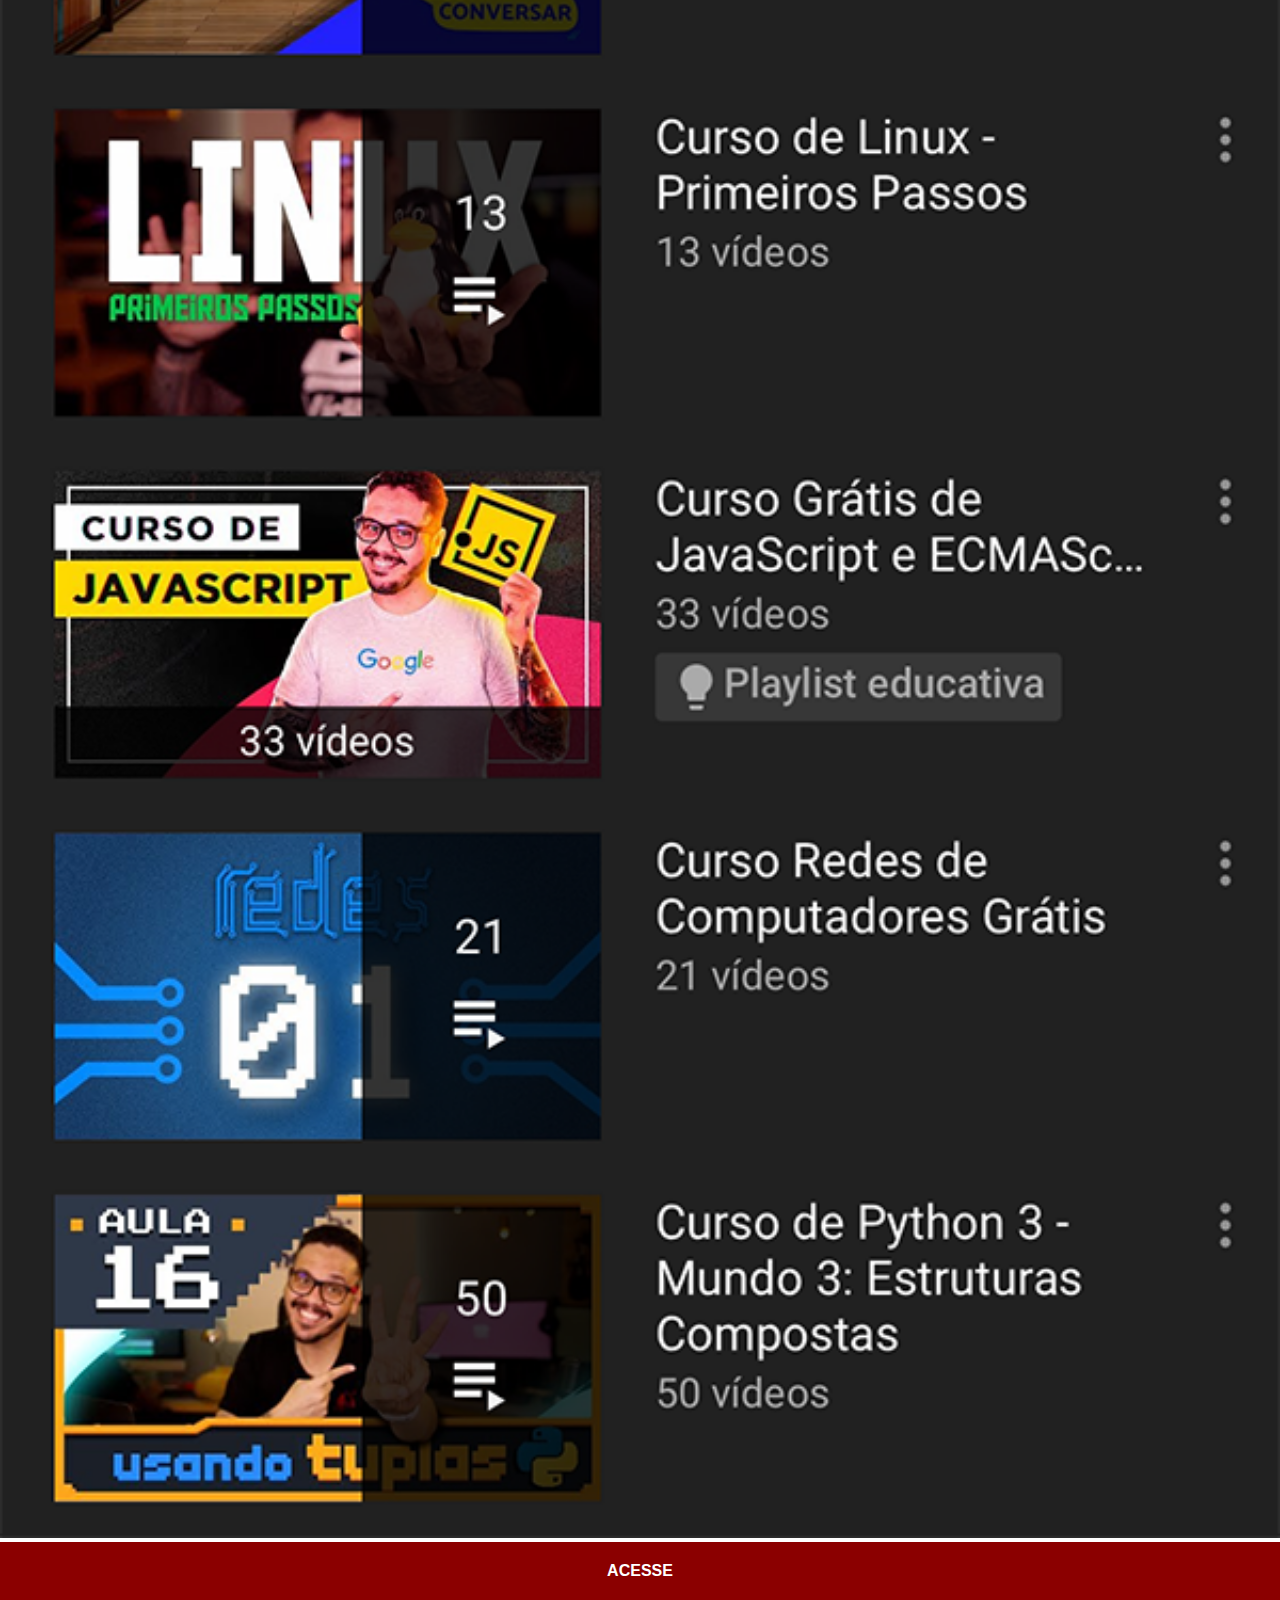
<file: youtube.html>
<!DOCTYPE html>
<html lang="pt-br">
<head>
    <meta charset="UTF-8">
    <meta name="viewport" content="width=device-width, initial-scale=1.0">
    <title>Youtube</title>
    <link rel="stylesheet" href="estilos/social.css">
</head>
<body>
    <img src="imagens/tela-youtube.png" alt="Youtube">
    <a href="https://www.youtube.com/c/CursoemV%C3%ADdeo/playlists" target="_blank" rel="external">ACESSE</a>
</body>
</html>
</file>
<file: estilos/style.css>
@charset "UTF-8";

* {
    margin: 0px;
    padding: 0px;
    font-family: Arial, Helvetica, sans-serif;
}

html, body {
    height: 100vh;
    width: 100vw;
    background-color: black;
}

body {
    background: url('../imagens/fundo-madeira.jpg') no-repeat top center;
    background-size: cover;
    background-attachment: fixed;
}

main {
    position: relative;
    height: 100vh
}

section#telefone {
    position: absolute;
    top: 50%;
    left: 50%;
    transform: translate(-50%, -50%);

    height: 627px;
    width: 311px;
    background: url('../imagens/frame-iphone.png') no-repeat;
}

iframe#tela {
    position: relative;
    top: 80px;
    left: 22px;
    width: 267px;
    height: 471px;
}

section#redes-sociais {
    text-align: right;
}

section#redes-sociais img {
    width: 50px;
    height: 50px;
    margin: 10px;
    border-radius: 50%;
    box-shadow: 2px 2px 5px rgba(0, 0, 0, 0.5);
    box-sizing: border-box;
}

section#redes-sociais img:hover {
    border: 2px solid rgba(255, 255, 255, 0.6);
    transform: translate(-3px, -3px);
    box-shadow: 5px 5px 10px rgba(0, 0, 0, 0.6);
    transition: transform 0.3s, border 1s;
}
</file>
<file: estilos/social.css>
@charset "UTF-8";

* {
        margin: 0px;
        padding: 0px;
        font-family: Arial, Helvetica, sans-serif;
    }

    ::-webkit-scrollbar {
        width: 0px;
        height: 0px;
    }

    img {
        width: 100vw;
    }
    
    a {
        display: block;
        background-color: darkred;
        color: white;
        padding: 20px;
        text-align: center;
        font-weight: bolder;
        text-decoration: none;
    }

    a:hover {
        background-color: red;
    }
</file>
